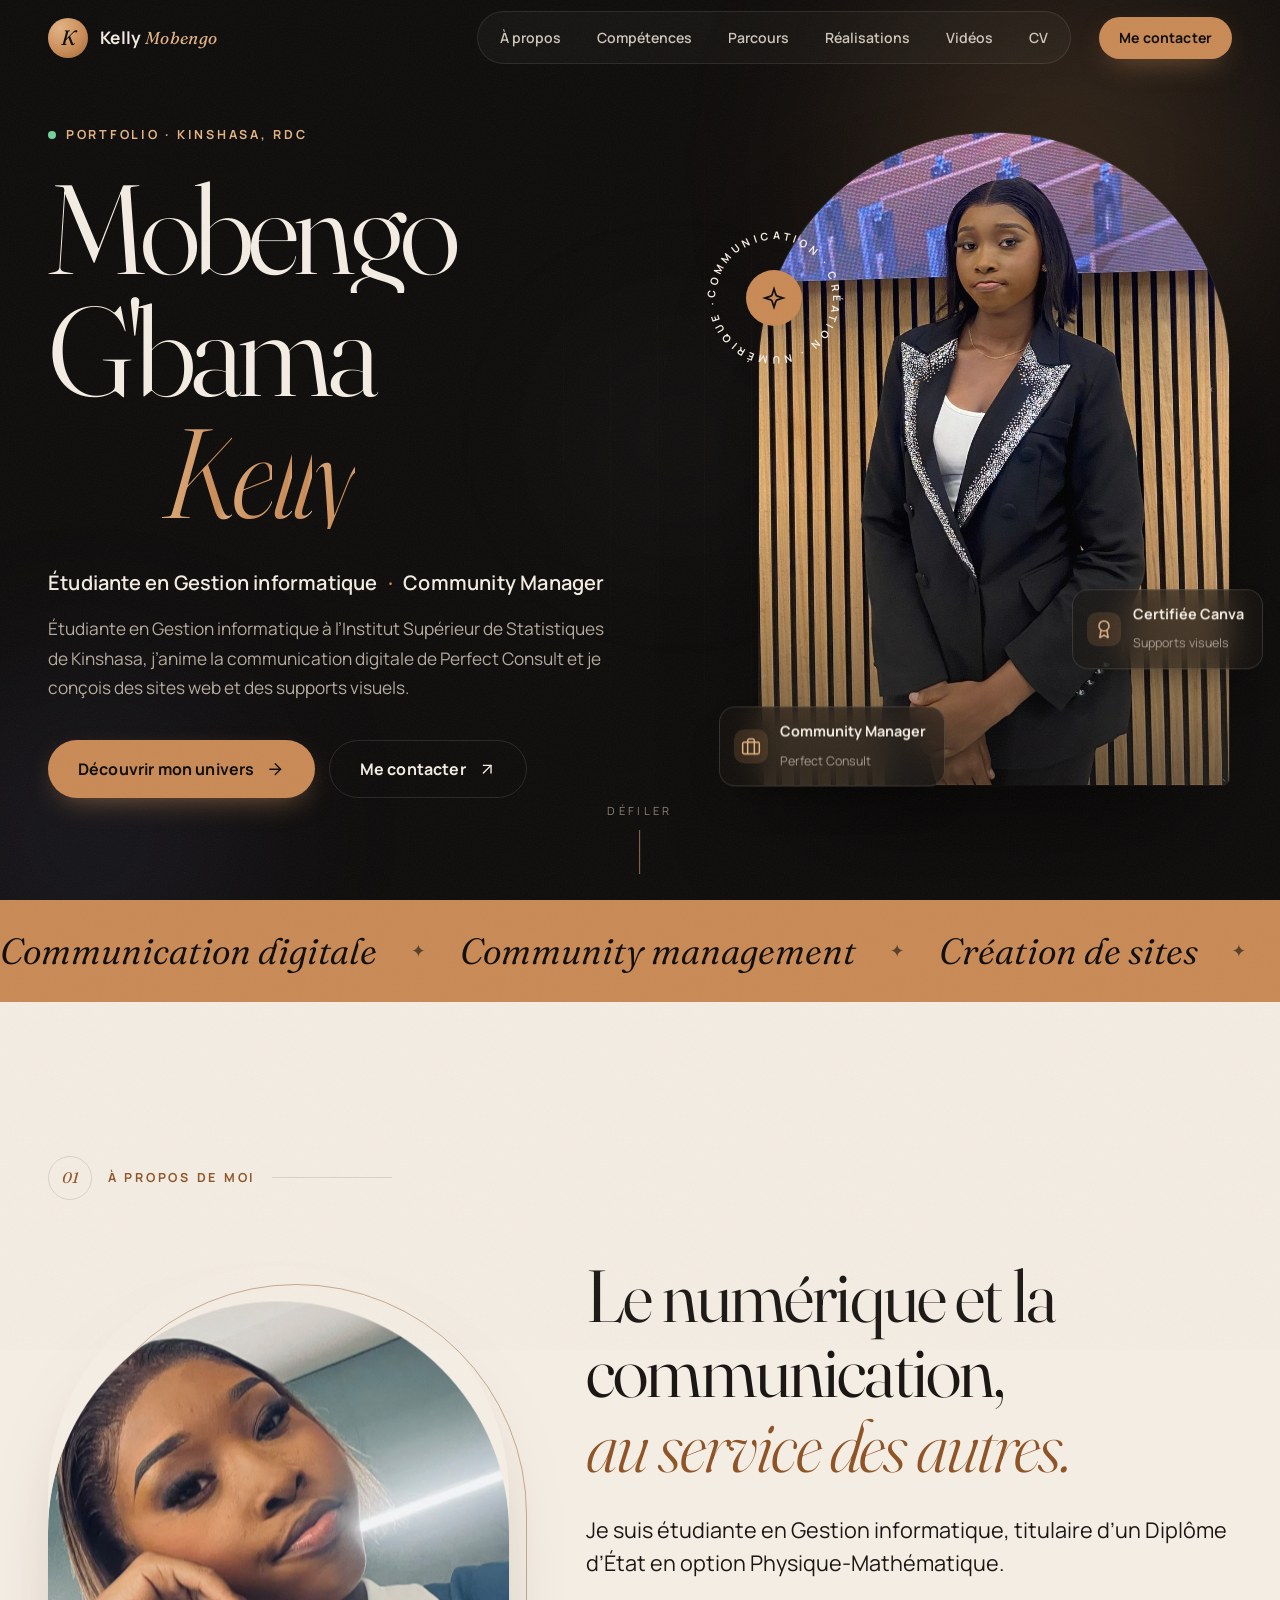
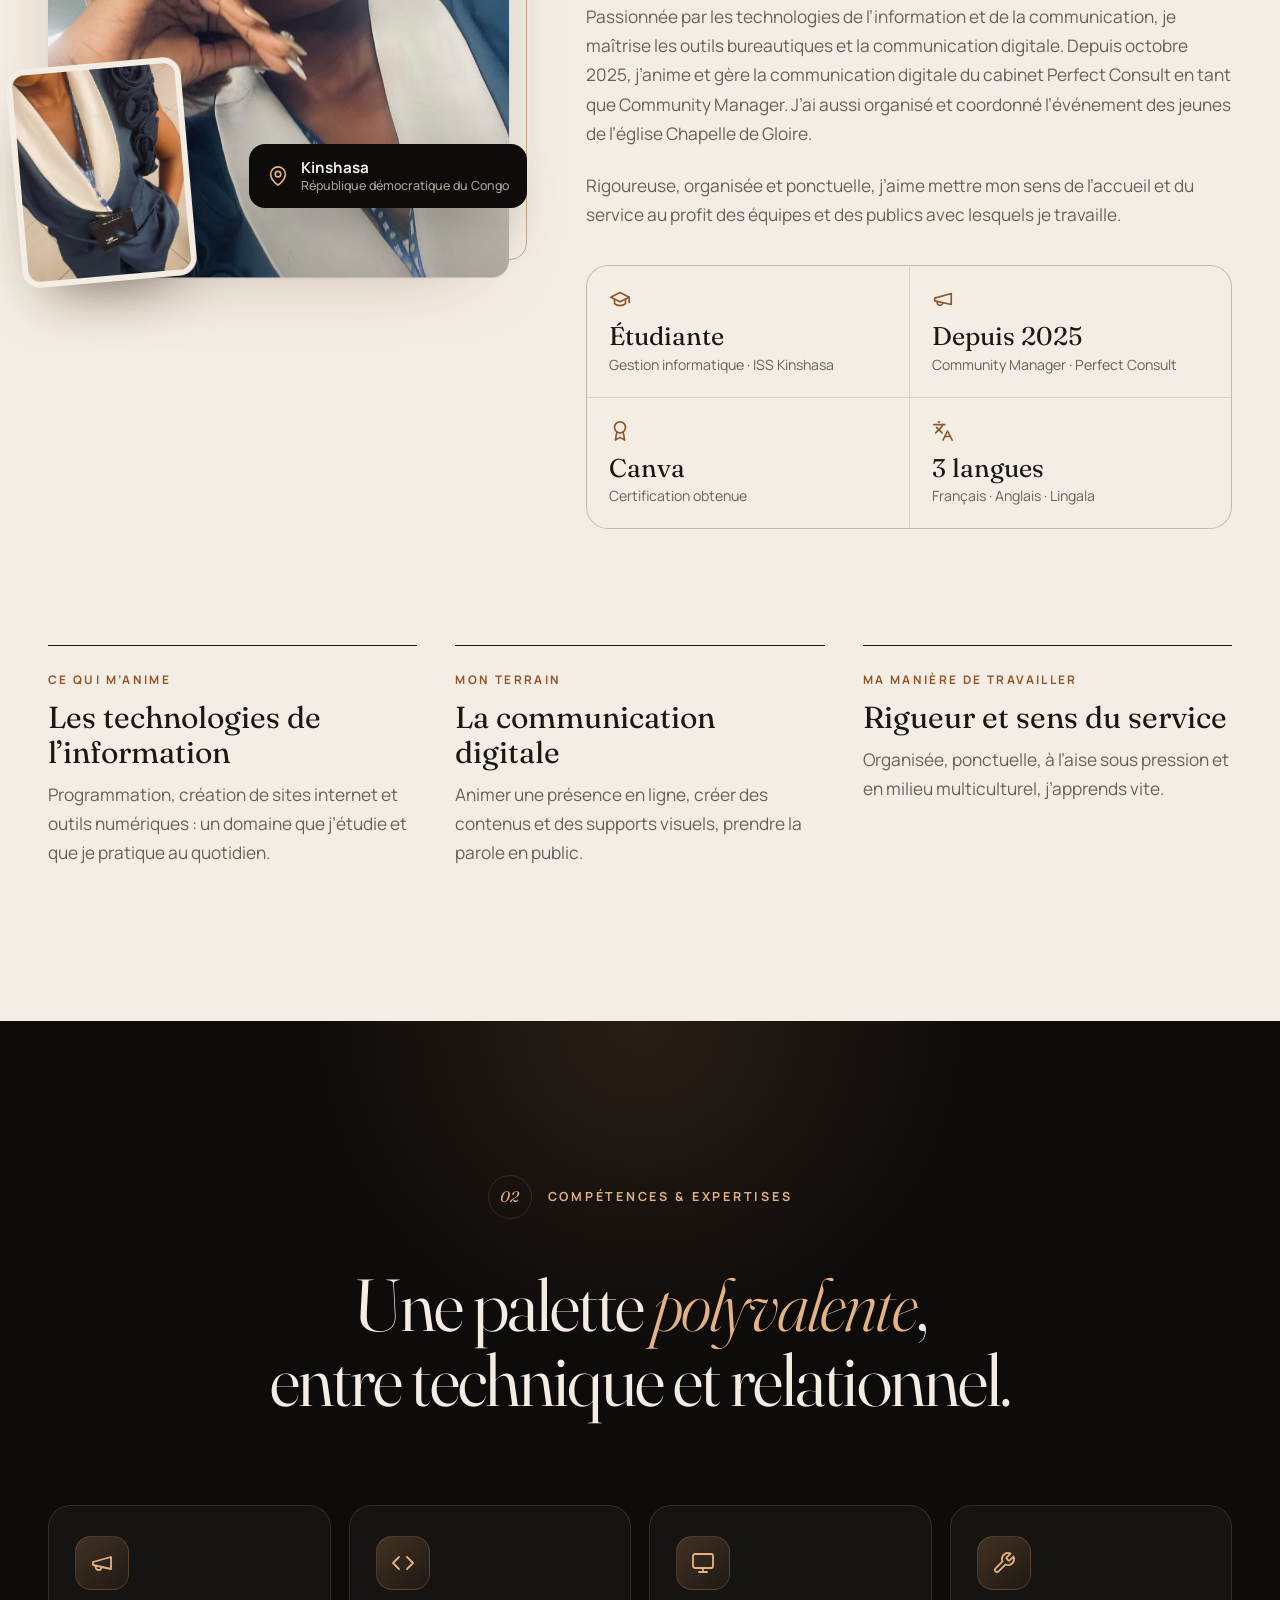
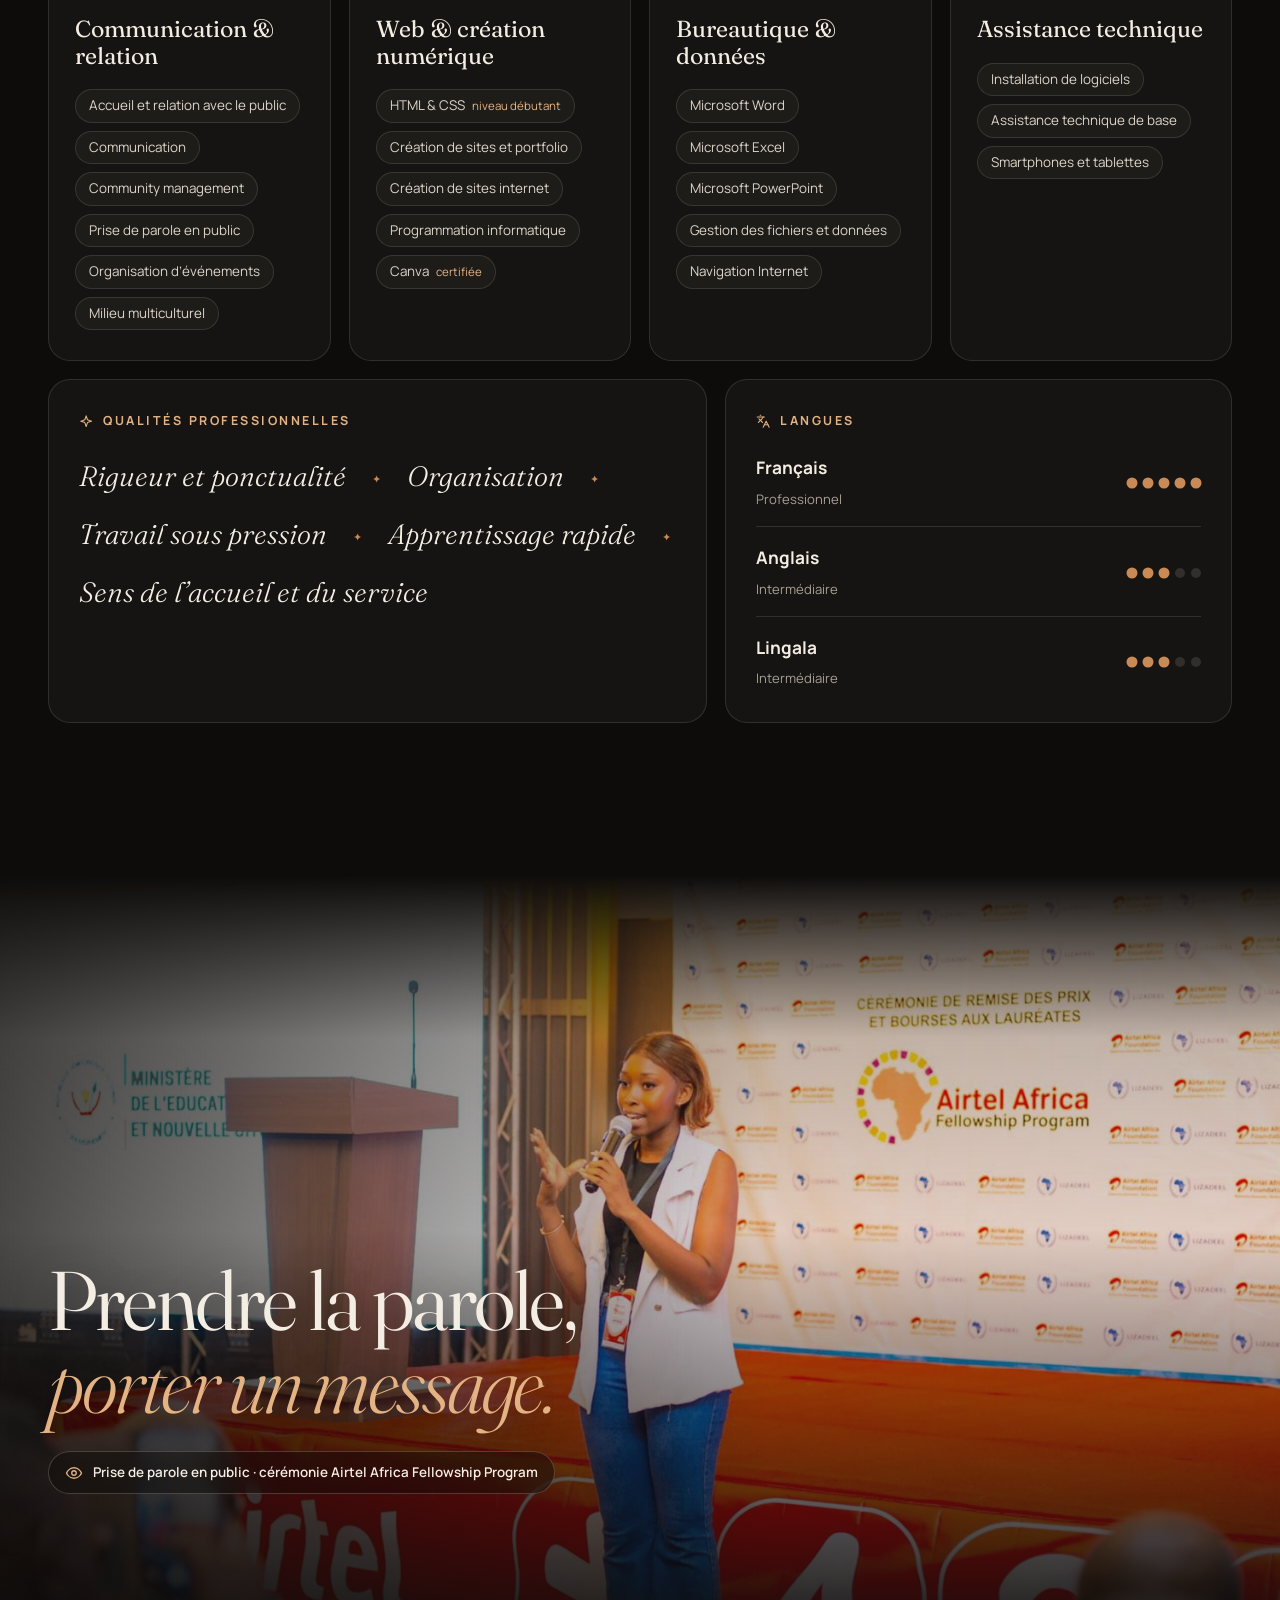
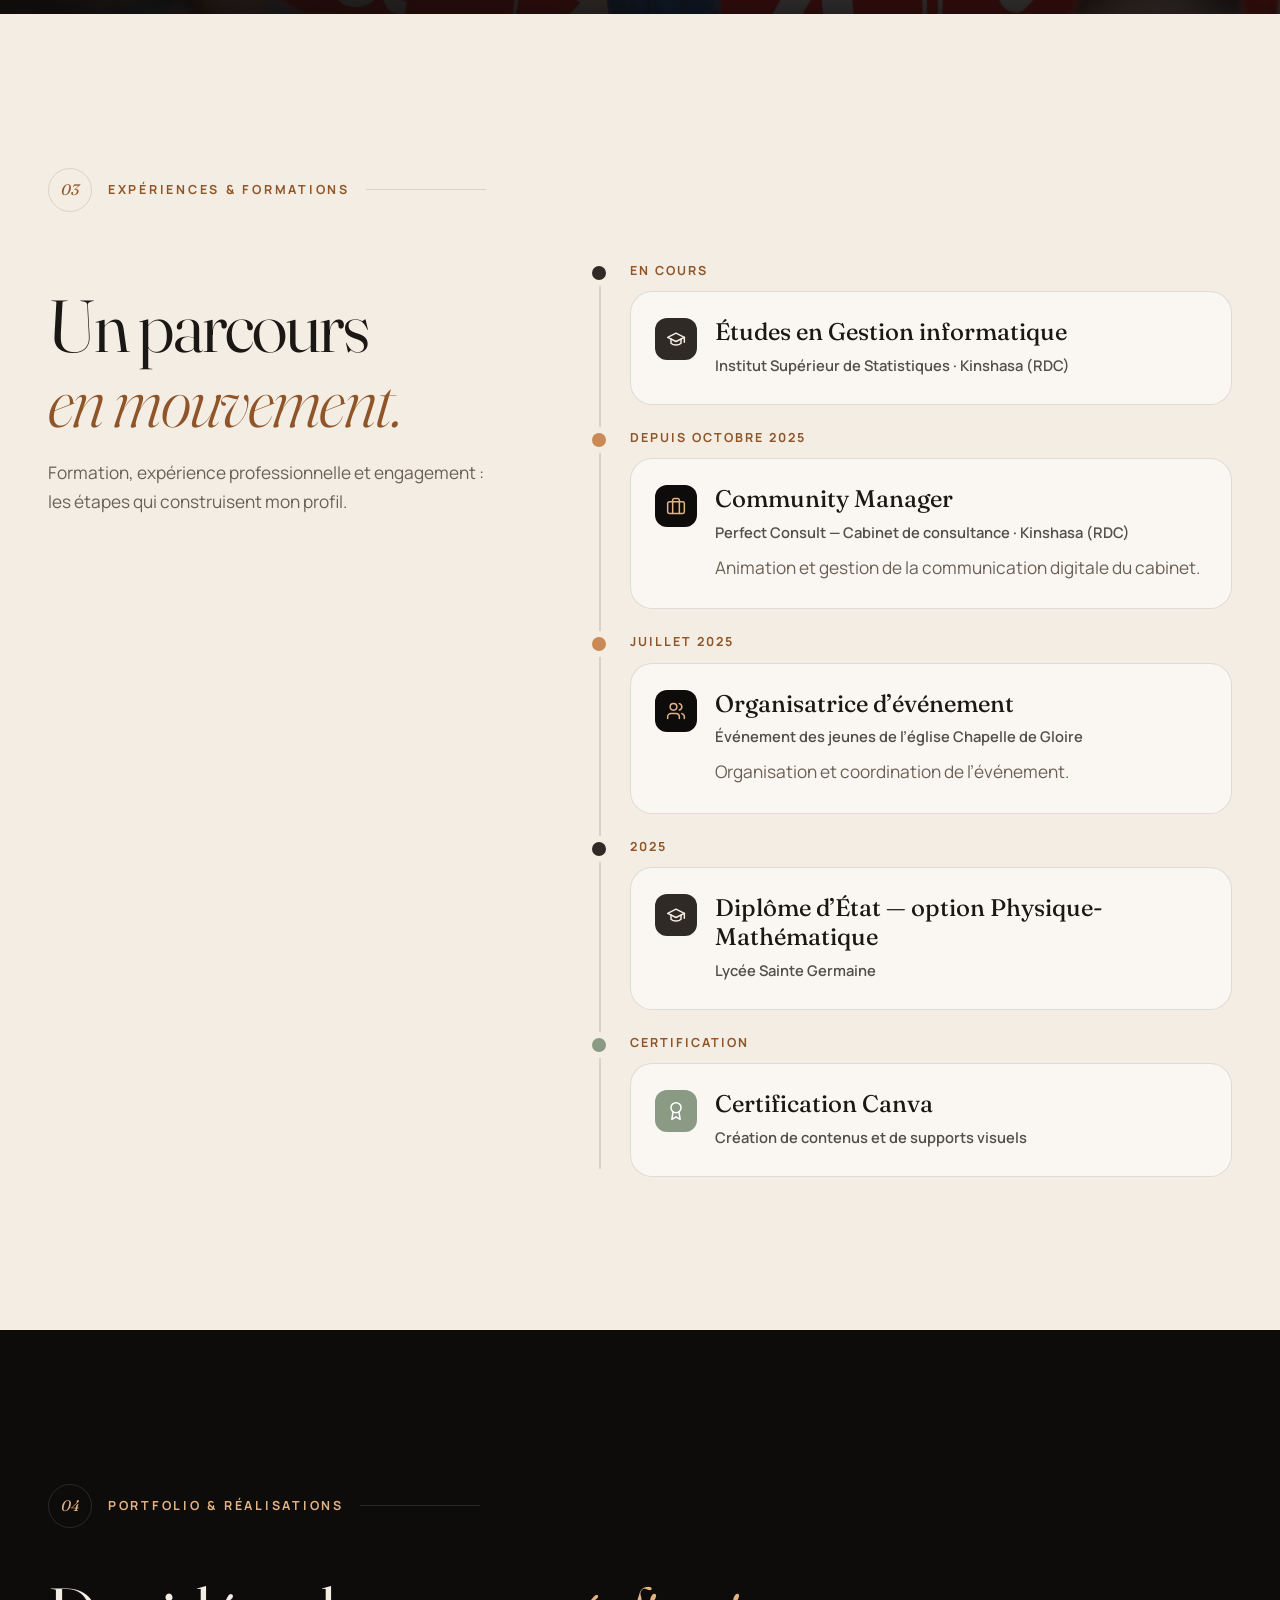
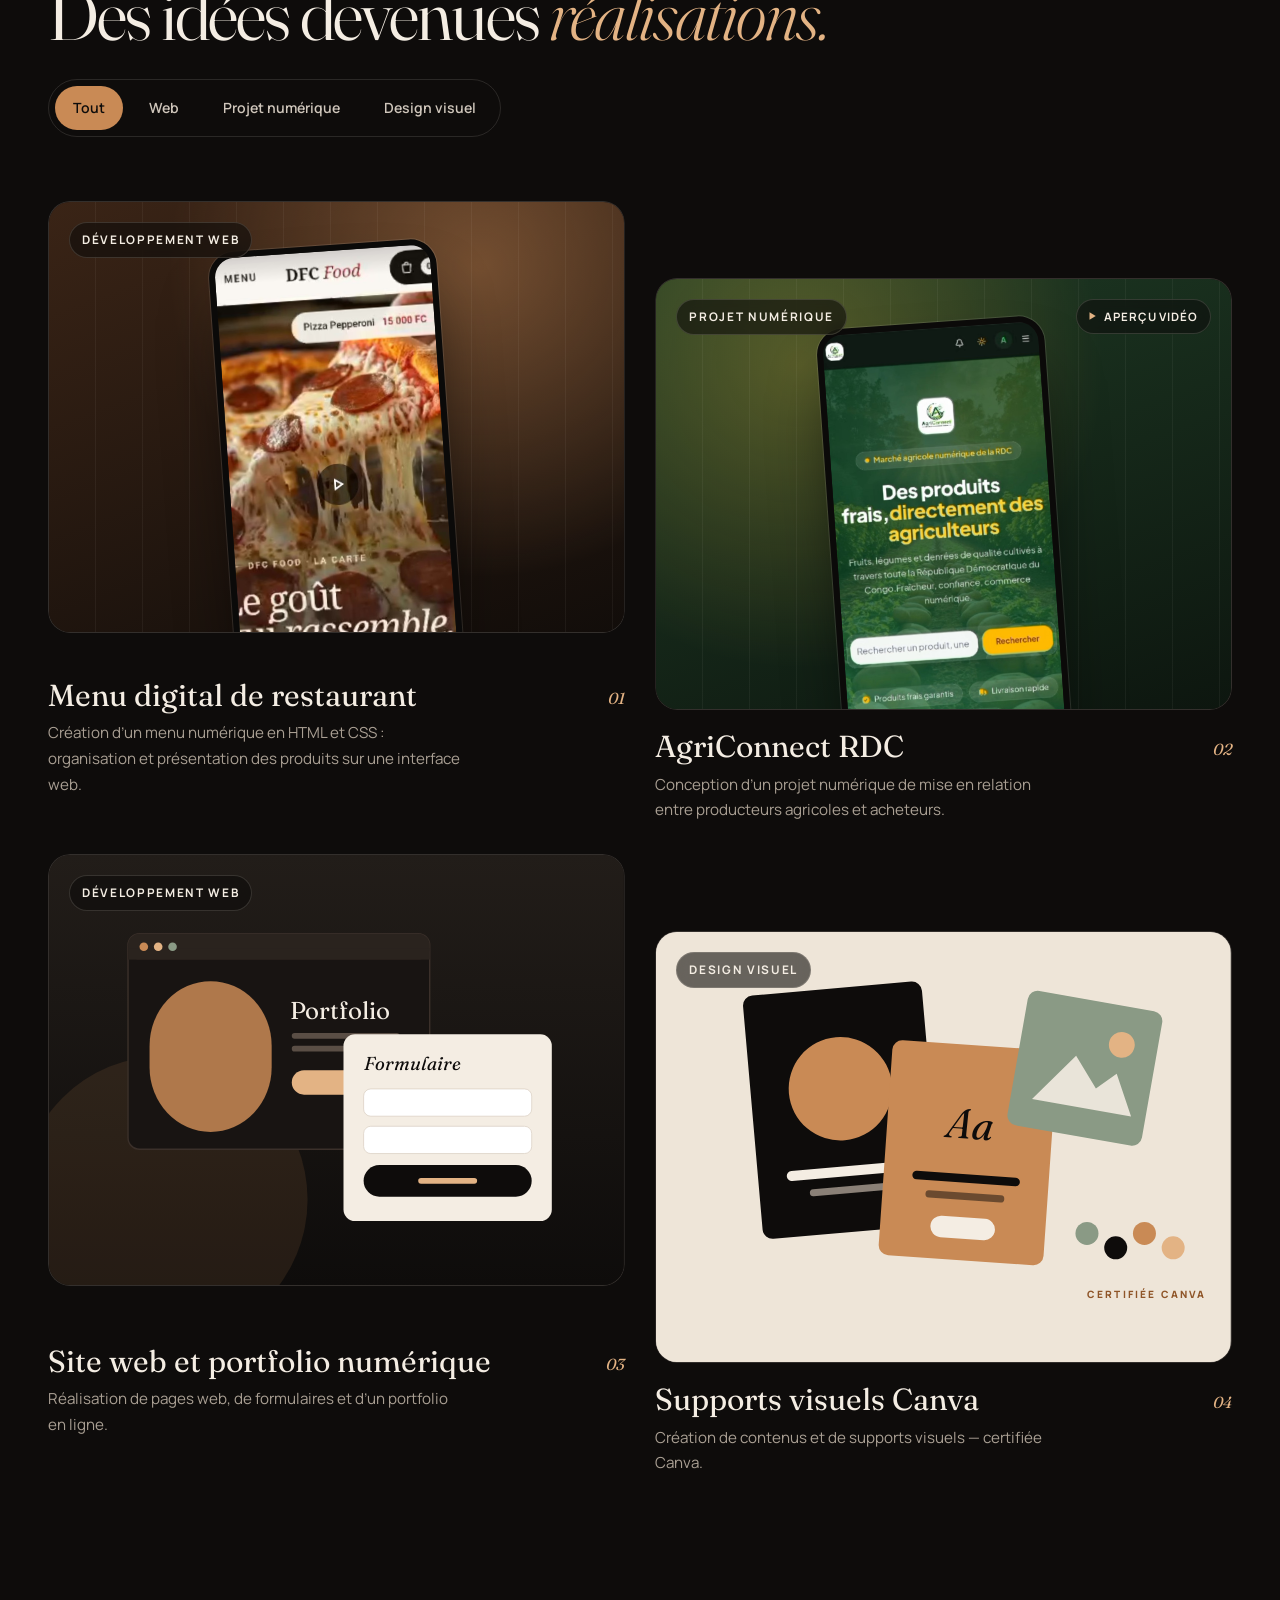
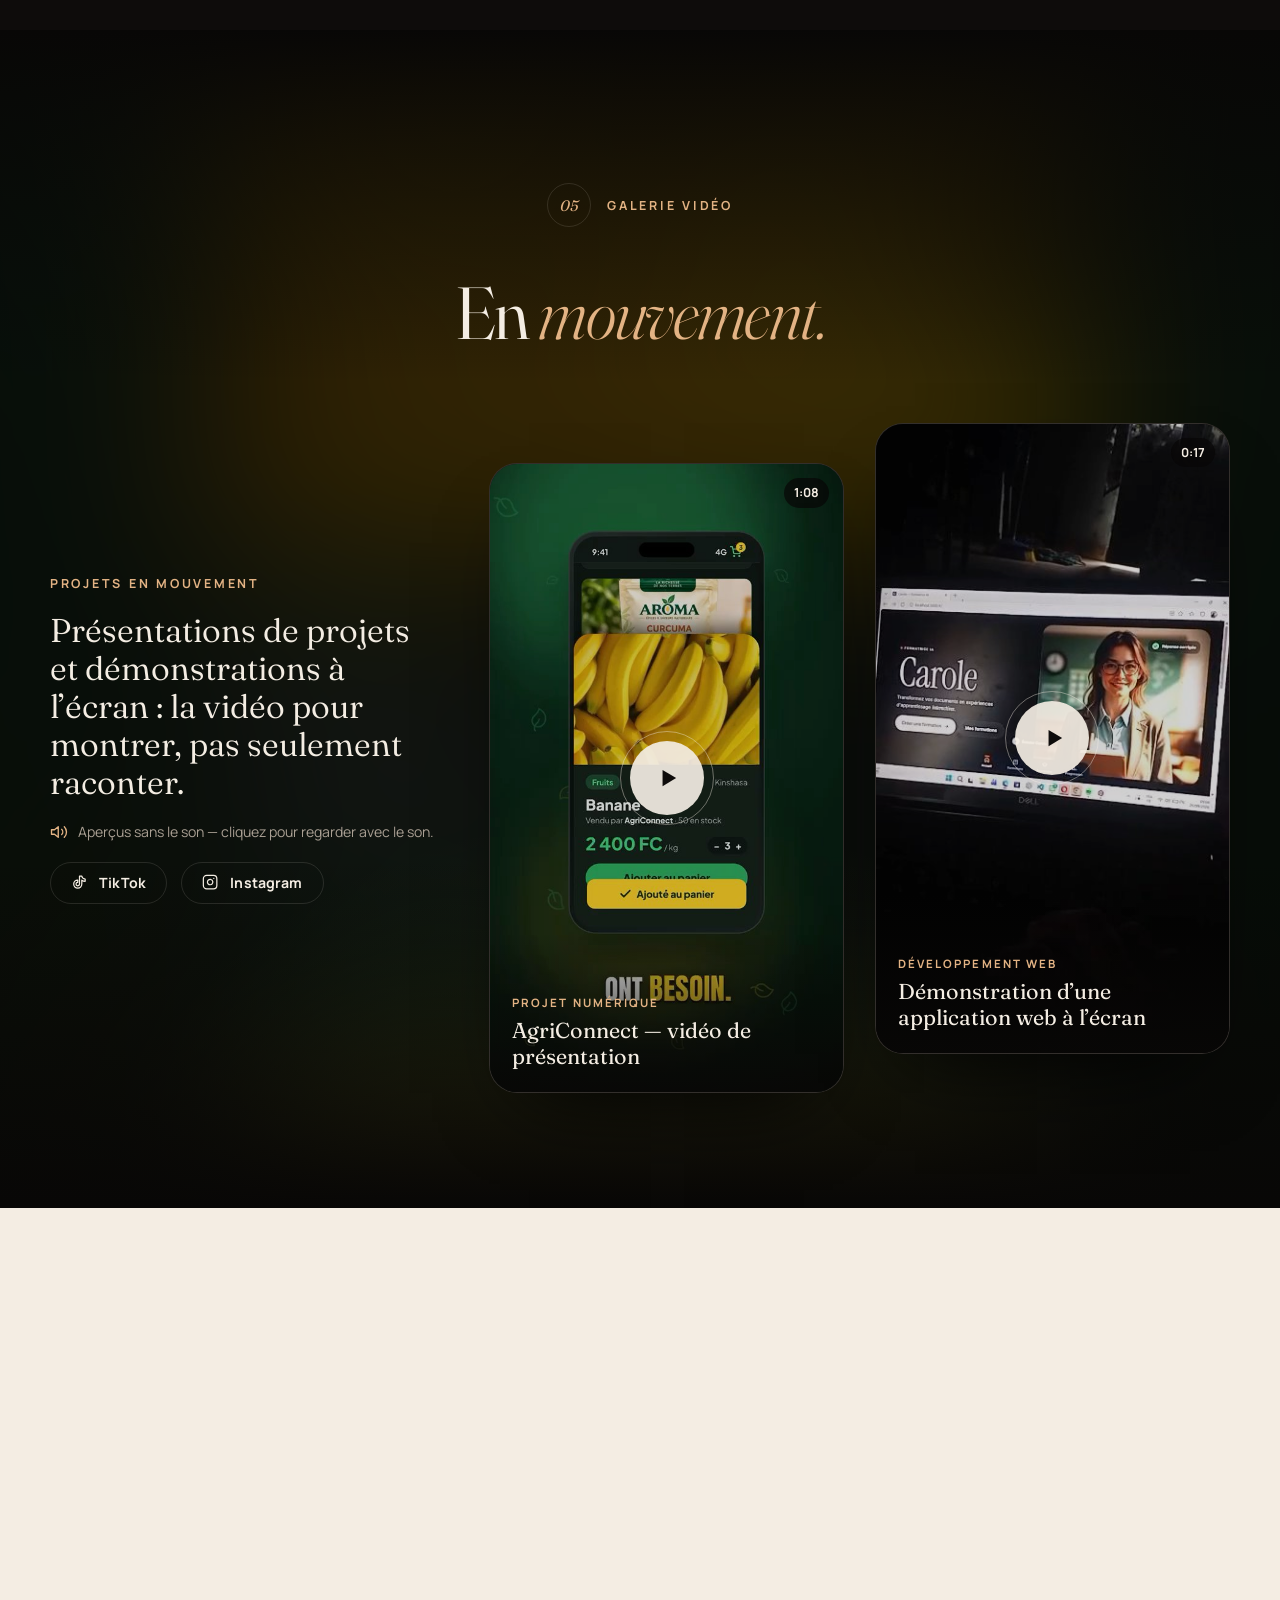
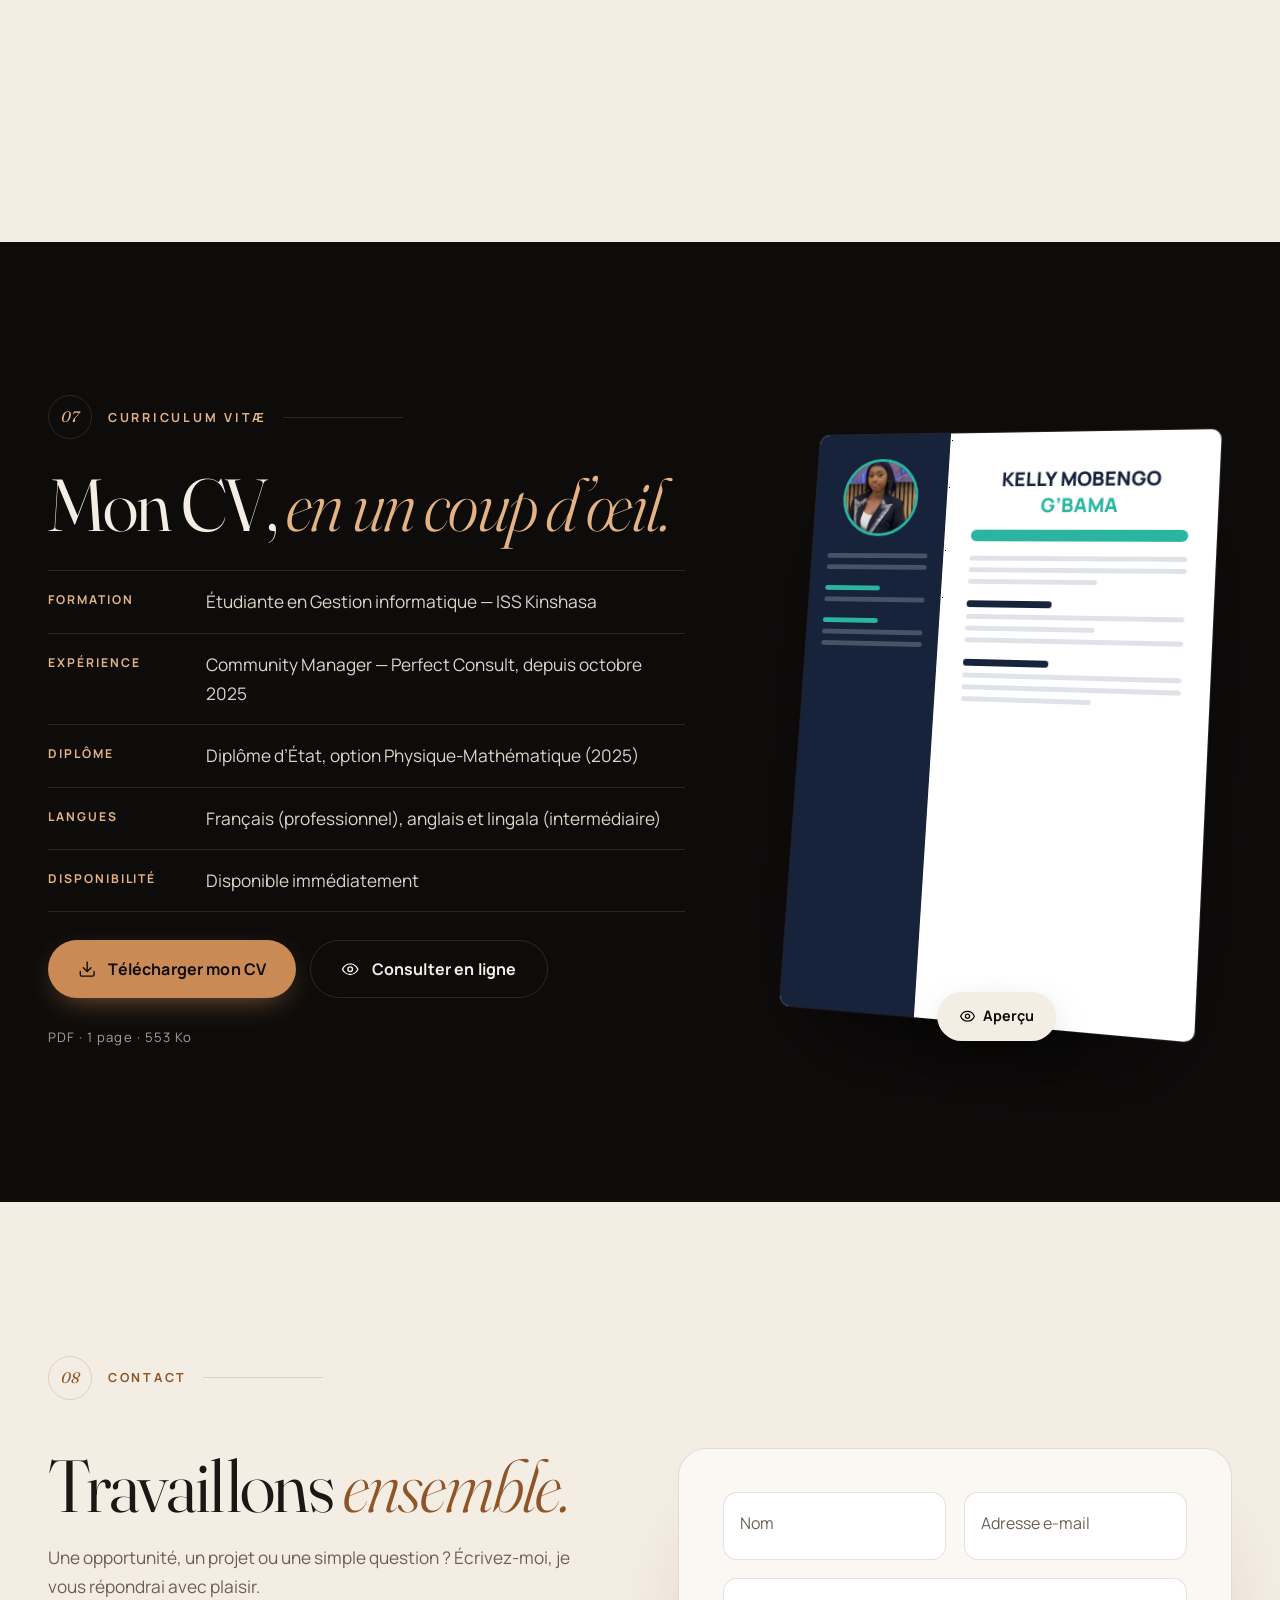
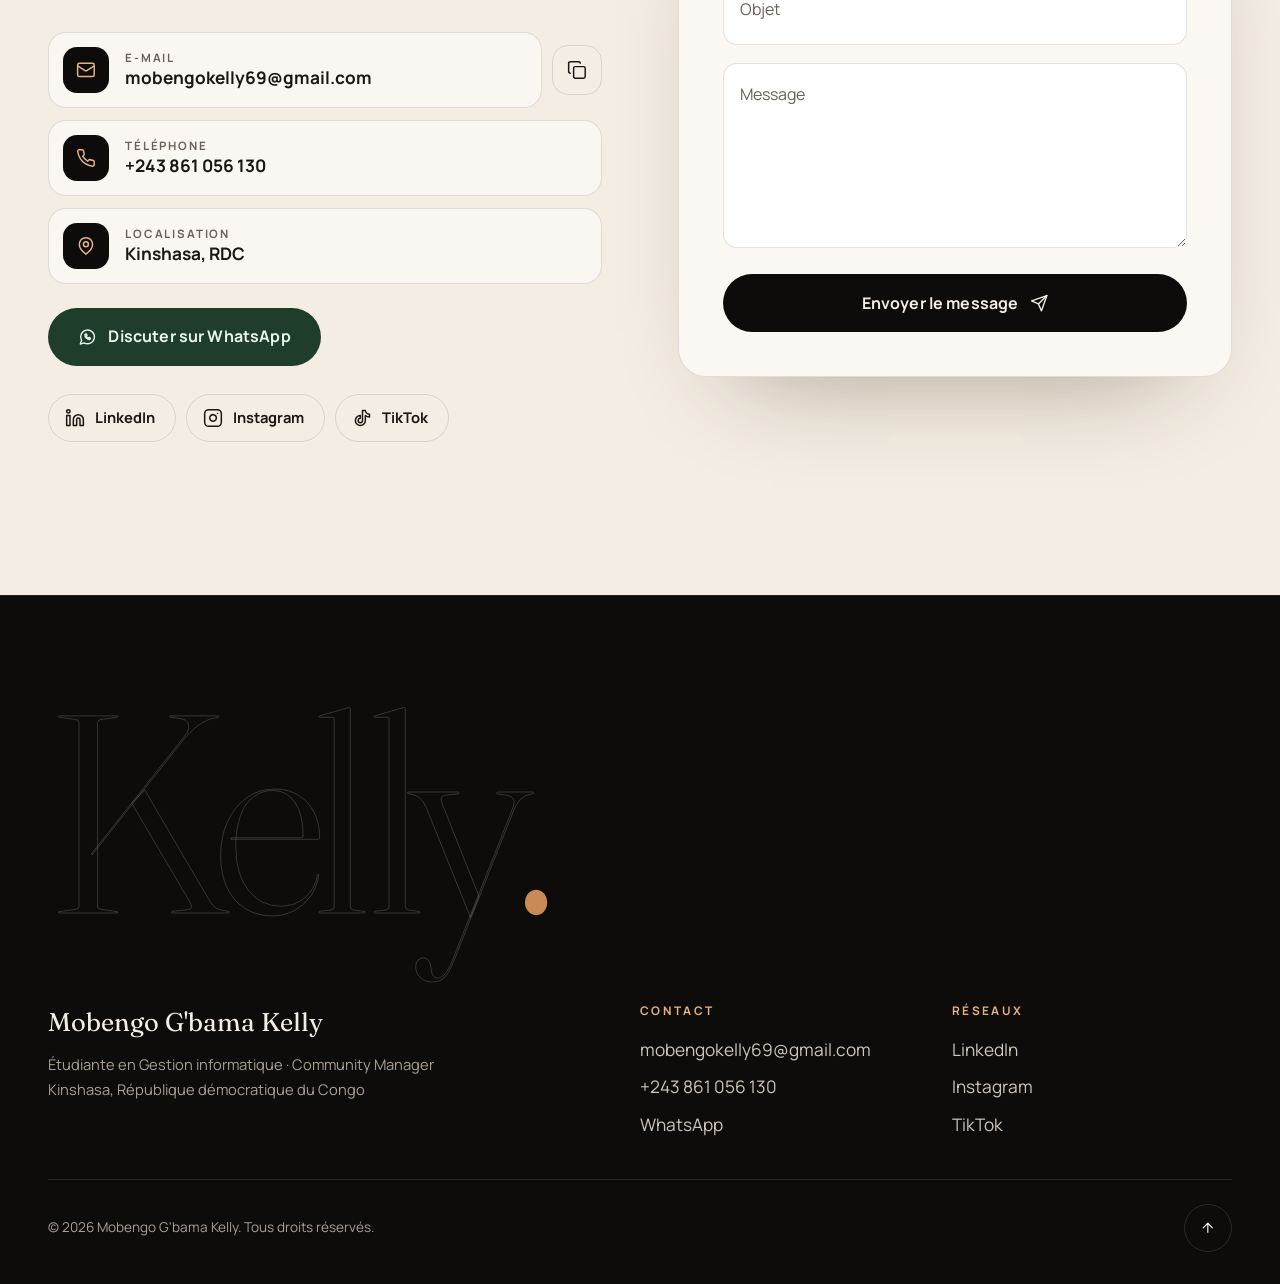
<file: index.html>
<!doctype html>
<html lang="fr">
<head>
  <meta charset="utf-8" />
  <meta name="viewport" content="width=device-width, initial-scale=1, viewport-fit=cover" />
  <title>Mobengo G'bama Kelly — Portfolio · Étudiante en Gestion informatique & Community Manager à Kinshasa</title>
  <meta name="description" content="Portfolio officiel de Mobengo G'bama Kelly : étudiante en Gestion informatique (ISS Kinshasa), Community Manager chez Perfect Consult, créatrice de sites web et de supports visuels certifiée Canva." />
  <meta name="author" content="Mobengo G'bama Kelly" />
  <meta name="keywords" content="Mobengo G'bama Kelly, Kelly Mobengo, Kelly Mobengo G'bama, community manager Kinshasa, étudiante gestion informatique Kinshasa, ISS Kinshasa, portfolio" />
  <meta name="robots" content="index, follow, max-image-preview:large" />
  <meta name="theme-color" content="#0e0c0b" />

  <!-- Open Graph / réseaux sociaux -->
  <meta property="og:type" content="profile" />
  <meta property="og:locale" content="fr_FR" />
  <meta property="og:site_name" content="Mobengo G'bama Kelly" />
  <meta property="og:title" content="Mobengo G'bama Kelly — Portfolio" />
  <meta property="og:description" content="Étudiante en Gestion informatique, Community Manager et créatrice numérique à Kinshasa (RDC)." />
  <meta property="og:image" content="assets/img/og-image.jpg" />
  <meta property="og:image:width" content="1200" />
  <meta property="og:image:height" content="630" />
  <meta property="og:image:alt" content="Mobengo G'bama Kelly — Portfolio" />
  <meta property="profile:first_name" content="Kelly" />
  <meta property="profile:last_name" content="Mobengo G'bama" />
  <meta name="twitter:card" content="summary_large_image" />
  <meta name="twitter:title" content="Mobengo G'bama Kelly — Portfolio" />
  <meta name="twitter:description" content="Étudiante en Gestion informatique, Community Manager et créatrice numérique à Kinshasa (RDC)." />
  <meta name="twitter:image" content="assets/img/og-image.jpg" />

  <link rel="icon" href="assets/img/favicon.svg" type="image/svg+xml" />
  <link rel="icon" href="assets/img/favicon-32.png" sizes="32x32" type="image/png" />
  <link rel="apple-touch-icon" href="assets/img/apple-touch-icon.png" />
  <link rel="manifest" href="site.webmanifest" />

  <link rel="preconnect" href="https://fonts.googleapis.com" />
  <link rel="preconnect" href="https://fonts.gstatic.com" crossorigin />
  <link href="https://fonts.googleapis.com/css2?family=Fraunces:ital,opsz,wght@0,9..144,300..700;1,9..144,300..700&family=Manrope:wght@300..800&display=swap" rel="stylesheet" />
  <link rel="preload" as="image" href="assets/img/kelly-hero.jpg" />
  <link rel="stylesheet" href="assets/css/style.css" />

  <script type="application/ld+json">
  {
    "@context": "https://schema.org",
    "@type": "Person",
    "name": "Mobengo G'bama Kelly",
    "alternateName": ["Kelly Mobengo G'bama", "Kelly Mobengo"],
    "givenName": "Kelly",
    "familyName": "Mobengo G'bama",
    "jobTitle": "Community Manager",
    "description": "Étudiante en Gestion informatique et Community Manager à Kinshasa (RDC).",
    "image": "assets/img/kelly-hero.jpg",
    "email": "mailto:mobengokelly69@gmail.com",
    "telephone": "+243861056130",
    "nationality": "Congolaise",
    "address": { "@type": "PostalAddress", "addressLocality": "Kinshasa", "addressCountry": "CD" },
    "worksFor": { "@type": "Organization", "name": "Perfect Consult" },
    "alumniOf": [
      { "@type": "CollegeOrUniversity", "name": "Institut Supérieur de Statistiques de Kinshasa" },
      { "@type": "HighSchool", "name": "Lycée Sainte Germaine" }
    ],
    "knowsLanguage": ["fr", "en", "ln"],
    "knowsAbout": ["Community management", "Communication digitale", "HTML", "CSS", "Canva", "Organisation d'événements", "Microsoft Office"],
    "sameAs": [
      "https://www.linkedin.com/in/kelly-mobengo-1a79a1402",
      "https://www.instagram.com/kally19867/",
      "https://www.tiktok.com/@kellymobengo3"
    ]
  }
  </script>
</head>

<body class="is-loading">
  <!-- Sprite d'icônes (tracés inspirés de Lucide) -->
  <svg width="0" height="0" style="position:absolute" aria-hidden="true">
    <defs>
      <symbol id="i-arrow" viewBox="0 0 24 24"><path d="M5 12h14"/><path d="m12 5 7 7-7 7"/></symbol>
      <symbol id="i-arrow-ur" viewBox="0 0 24 24"><path d="M7 7h10v10"/><path d="M7 17 17 7"/></symbol>
      <symbol id="i-arrow-up" viewBox="0 0 24 24"><path d="m5 12 7-7 7 7"/><path d="M12 19V5"/></symbol>
      <symbol id="i-mail" viewBox="0 0 24 24"><rect width="20" height="16" x="2" y="4" rx="2"/><path d="m22 7-8.97 5.7a1.94 1.94 0 0 1-2.06 0L2 7"/></symbol>
      <symbol id="i-phone" viewBox="0 0 24 24"><path d="M22 16.92v3a2 2 0 0 1-2.18 2 19.79 19.79 0 0 1-8.63-3.07 19.5 19.5 0 0 1-6-6 19.79 19.79 0 0 1-3.07-8.67A2 2 0 0 1 4.11 2h3a2 2 0 0 1 2 1.72 12.84 12.84 0 0 0 .7 2.81 2 2 0 0 1-.45 2.11L8.09 9.91a16 16 0 0 0 6 6l1.27-1.27a2 2 0 0 1 2.11-.45 12.84 12.84 0 0 0 2.81.7A2 2 0 0 1 22 16.92z"/></symbol>
      <symbol id="i-whatsapp" viewBox="0 0 24 24"><path d="M3 21l1.65-4.9A9 9 0 1 1 7.9 19.35z"/><path d="M9 8.5c-.4 3.2 3.3 6.9 6.5 6.5l.9-1.6-2.1-1.1-1 .9c-1.1-.5-2-1.4-2.5-2.5l.9-1-1.1-2.1z"/></symbol>
      <symbol id="i-linkedin" viewBox="0 0 24 24"><path d="M16 8a6 6 0 0 1 6 6v7h-4v-7a2 2 0 0 0-4 0v7h-4v-7a6 6 0 0 1 6-6z"/><rect width="4" height="12" x="2" y="9"/><circle cx="4" cy="4" r="2"/></symbol>
      <symbol id="i-instagram" viewBox="0 0 24 24"><rect width="20" height="20" x="2" y="2" rx="5"/><path d="M16 11.37A4 4 0 1 1 12.63 8 4 4 0 0 1 16 11.37z"/><path d="M17.5 6.5h.01"/></symbol>
      <symbol id="i-tiktok" viewBox="0 0 24 24"><path d="M16 3c.4 2.6 2 4.2 5 4.5v3.3c-1.9 0-3.6-.6-5-1.6V15a6 6 0 1 1-6-6v3.4A2.6 2.6 0 1 0 12.6 15V3z"/></symbol>
      <symbol id="i-download" viewBox="0 0 24 24"><path d="M21 15v4a2 2 0 0 1-2 2H5a2 2 0 0 1-2-2v-4"/><path d="m7 10 5 5 5-5"/><path d="M12 15V3"/></symbol>
      <symbol id="i-eye" viewBox="0 0 24 24"><path d="M2 12s3-7 10-7 10 7 10 7-3 7-10 7-10-7-10-7Z"/><circle cx="12" cy="12" r="3"/></symbol>
      <symbol id="i-play" viewBox="0 0 24 24"><path d="M7 4.5v15l12.5-7.5z" fill="currentColor" stroke="none"/></symbol>
      <symbol id="i-pause" viewBox="0 0 24 24"><rect x="6" y="4.5" width="4" height="15" rx="1" fill="currentColor" stroke="none"/><rect x="14" y="4.5" width="4" height="15" rx="1" fill="currentColor" stroke="none"/></symbol>
      <symbol id="i-volume" viewBox="0 0 24 24"><path d="M11 5 6 9H2v6h4l5 4V5z"/><path d="M15.54 8.46a5 5 0 0 1 0 7.07"/><path d="M19.07 4.93a10 10 0 0 1 0 14.14"/></symbol>
      <symbol id="i-mute" viewBox="0 0 24 24"><path d="M11 5 6 9H2v6h4l5 4V5z"/><path d="m22 9-6 6"/><path d="m16 9 6 6"/></symbol>
      <symbol id="i-expand" viewBox="0 0 24 24"><path d="M8 3H5a2 2 0 0 0-2 2v3"/><path d="M21 8V5a2 2 0 0 0-2-2h-3"/><path d="M3 16v3a2 2 0 0 0 2 2h3"/><path d="M16 21h3a2 2 0 0 0 2-2v-3"/></symbol>
      <symbol id="i-x" viewBox="0 0 24 24"><path d="M18 6 6 18"/><path d="m6 6 12 12"/></symbol>
      <symbol id="i-left" viewBox="0 0 24 24"><path d="m15 18-6-6 6-6"/></symbol>
      <symbol id="i-right" viewBox="0 0 24 24"><path d="m9 18 6-6-6-6"/></symbol>
      <symbol id="i-pin" viewBox="0 0 24 24"><path d="M20 10c0 6-8 12-8 12s-8-6-8-12a8 8 0 0 1 16 0Z"/><circle cx="12" cy="10" r="3"/></symbol>
      <symbol id="i-cap" viewBox="0 0 24 24"><path d="M22 10v6"/><path d="M2 10l10-5 10 5-10 5z"/><path d="M6 12v5c3 3 9 3 12 0v-5"/></symbol>
      <symbol id="i-briefcase" viewBox="0 0 24 24"><rect width="20" height="14" x="2" y="7" rx="2"/><path d="M16 21V5a2 2 0 0 0-2-2h-4a2 2 0 0 0-2 2v16"/></symbol>
      <symbol id="i-sparkles" viewBox="0 0 24 24"><path d="m12 3-1.9 5.8a2 2 0 0 1-1.3 1.3L3 12l5.8 1.9a2 2 0 0 1 1.3 1.3L12 21l1.9-5.8a2 2 0 0 1 1.3-1.3L21 12l-5.8-1.9a2 2 0 0 1-1.3-1.3Z"/></symbol>
      <symbol id="i-award" viewBox="0 0 24 24"><circle cx="12" cy="8" r="6"/><path d="M15.48 12.89 17 22l-5-3-5 3 1.52-9.11"/></symbol>
      <symbol id="i-monitor" viewBox="0 0 24 24"><rect width="20" height="14" x="2" y="3" rx="2"/><path d="M8 21h8"/><path d="M12 17v4"/></symbol>
      <symbol id="i-code" viewBox="0 0 24 24"><path d="m16 18 6-6-6-6"/><path d="m8 6-6 6 6 6"/></symbol>
      <symbol id="i-megaphone" viewBox="0 0 24 24"><path d="m3 11 18-5v12L3 14v-3z"/><path d="M11.6 16.8a3 3 0 1 1-5.8-1.6"/></symbol>
      <symbol id="i-wrench" viewBox="0 0 24 24"><path d="M14.7 6.3a1 1 0 0 0 0 1.4l1.6 1.6a1 1 0 0 0 1.4 0l3.77-3.77a6 6 0 0 1-7.94 7.94l-6.91 6.91a2.12 2.12 0 0 1-3-3l6.91-6.91a6 6 0 0 1 7.94-7.94z"/></symbol>
      <symbol id="i-lang" viewBox="0 0 24 24"><path d="m5 8 6 6"/><path d="m4 14 6-6 2-3"/><path d="M2 5h12"/><path d="M7 2h1"/><path d="m22 22-5-10-5 10"/><path d="M14 18h6"/></symbol>
      <symbol id="i-send" viewBox="0 0 24 24"><path d="m22 2-7 20-4-9-9-4Z"/><path d="M22 2 11 13"/></symbol>
      <symbol id="i-users" viewBox="0 0 24 24"><path d="M16 21v-2a4 4 0 0 0-4-4H6a4 4 0 0 0-4 4v2"/><circle cx="9" cy="7" r="4"/><path d="M22 21v-2a4 4 0 0 0-3-3.87"/><path d="M16 3.13a4 4 0 0 1 0 7.75"/></symbol>
      <symbol id="i-copy" viewBox="0 0 24 24"><rect width="14" height="14" x="8" y="8" rx="2"/><path d="M4 16a2 2 0 0 1-2-2V4a2 2 0 0 1 2-2h10a2 2 0 0 1 2 2"/></symbol>
      <symbol id="i-check" viewBox="0 0 24 24"><circle cx="12" cy="12" r="10"/><path d="m9 12 2 2 4-4"/></symbol>
      <symbol id="i-alert" viewBox="0 0 24 24"><circle cx="12" cy="12" r="10"/><path d="M12 8v4"/><path d="M12 16h.01"/></symbol>
      <symbol id="i-film" viewBox="0 0 24 24"><rect width="18" height="18" x="3" y="3" rx="2"/><path d="M7 3v18M17 3v18M3 7.5h4M3 12h18M3 16.5h4M17 7.5h4M17 16.5h4"/></symbol>
      <symbol id="i-plus" viewBox="0 0 24 24"><path d="M12 5v14"/><path d="M5 12h14"/></symbol>
    </defs>
  </svg>

  <a class="skip-link" href="#main">Aller au contenu</a>

  <!-- Préchargeur cinématique -->
  <div class="preloader" aria-hidden="true">
    <div class="preloader__inner">
      <span class="preloader__mark">K</span>
      <span class="preloader__name">Mobengo G'bama Kelly</span>
      <span class="preloader__bar"><span></span></span>
    </div>
  </div>

  <div class="scroll-progress" aria-hidden="true"><span></span></div>
  <div class="cursor is-hidden" aria-hidden="true"><span class="cursor__dot"></span><span class="cursor__ring"><em></em></span></div>
  <div class="grain" aria-hidden="true"></div>

  <!-- ============================ NAVIGATION ============================ -->
  <header class="nav" id="nav">
    <div class="nav__inner container">
      <a href="#accueil" class="nav__logo" aria-label="Retour à l'accueil">
        <span class="nav__mono">K</span>
        <span class="nav__brand">Kelly <em>Mobengo</em></span>
      </a>
      <nav class="nav__links" aria-label="Navigation principale">
        <a href="#apropos">À propos</a>
        <a href="#competences">Compétences</a>
        <a href="#parcours">Parcours</a>
        <a href="#realisations">Réalisations</a>
        <a href="#videos">Vidéos</a>
        <a href="#cv">CV</a>
      </nav>
      <a href="#contact" class="btn btn--small btn--accent nav__cta magnetic">Me contacter</a>
      <button class="nav__burger" aria-label="Ouvrir le menu" aria-expanded="false" aria-controls="menu">
        <span></span><span></span>
      </button>
    </div>
  </header>

  <div class="menu" id="menu" aria-hidden="true">
    <nav class="menu__links" aria-label="Menu mobile">
      <a href="#apropos"><small>01</small>À propos</a>
      <a href="#competences"><small>02</small>Compétences</a>
      <a href="#parcours"><small>03</small>Parcours</a>
      <a href="#realisations"><small>04</small>Réalisations</a>
      <a href="#videos"><small>05</small>Vidéos</a>
      <a href="#images"><small>06</small>En images</a>
      <a href="#cv"><small>07</small>CV</a>
      <a href="#contact"><small>08</small>Contact</a>
    </nav>
    <div class="menu__foot">
      <a href="mailto:mobengokelly69@gmail.com">mobengokelly69@gmail.com</a>
      <div class="socials">
        <a href="https://www.linkedin.com/in/kelly-mobengo-1a79a1402" target="_blank" rel="noopener" aria-label="LinkedIn"><svg><use href="#i-linkedin"/></svg></a>
        <a href="https://www.instagram.com/kally19867/" target="_blank" rel="noopener" aria-label="Instagram"><svg><use href="#i-instagram"/></svg></a>
        <a href="https://www.tiktok.com/@kellymobengo3" target="_blank" rel="noopener" aria-label="TikTok"><svg><use href="#i-tiktok"/></svg></a>
        <a href="https://wa.me/243861056130" target="_blank" rel="noopener" aria-label="WhatsApp"><svg><use href="#i-whatsapp"/></svg></a>
      </div>
    </div>
  </div>

  <main id="main">
    <!-- ============================== HERO =============================== -->
    <section class="hero theme-ink" id="accueil" aria-labelledby="hero-title">
      <div class="hero__bg" aria-hidden="true">
        <div class="aurora aurora--1"></div>
        <div class="aurora aurora--2"></div>
        <div class="aurora aurora--3"></div>
        <div class="slats"></div>
      </div>

      <div class="hero__inner container">
        <div class="hero__content">
          <p class="eyebrow hero__eyebrow" data-hero="1">
            <span class="dot-live"></span> Portfolio · Kinshasa, RDC
          </p>
          <h1 class="hero__title" id="hero-title">
            <span class="line"><span class="split" data-split>Mobengo</span></span>
            <span class="line"><span class="split" data-split>G'bama</span></span>
            <span class="line line--accent"><span class="split" data-split>Kelly</span></span>
          </h1>
          <p class="hero__tagline" data-hero="2">Étudiante en Gestion informatique <span>·</span> Community Manager</p>
          <p class="hero__lead" data-hero="3">
            Étudiante en Gestion informatique à l’Institut Supérieur de Statistiques de Kinshasa,
            j’anime la communication digitale de Perfect Consult et je conçois des sites web et des supports visuels.
          </p>
          <div class="hero__actions" data-hero="4">
            <a href="#apropos" class="btn btn--accent btn--lg magnetic">
              <span>Découvrir mon univers</span><svg class="ico"><use href="#i-arrow"/></svg>
            </a>
            <a href="#contact" class="btn btn--ghost btn--lg magnetic">
              <span>Me contacter</span><svg class="ico"><use href="#i-arrow-ur"/></svg>
            </a>
          </div>
        </div>

        <div class="hero__visual" data-hero="5">
          <div class="hero__frame" data-parallax="0.08">
            <img src="assets/img/kelly-hero.jpg" alt="Portrait de Mobengo G'bama Kelly en blazer noir" width="880" height="1220" fetchpriority="high" />
            <div class="hero__frame-shine" aria-hidden="true"></div>
          </div>
          <div class="hero__ring" aria-hidden="true">
            <svg viewBox="0 0 200 200">
              <defs><path id="circle" d="M100,100 m-78,0 a78,78 0 1,1 156,0 a78,78 0 1,1 -156,0"/></defs>
              <text textLength="484" lengthAdjust="spacing"><textPath href="#circle" textLength="484" lengthAdjust="spacing">Communication · Création · Numérique · </textPath></text>
            </svg>
            <span class="hero__ring-star"><svg><use href="#i-sparkles"/></svg></span>
          </div>
          <div class="hero__badge glass" data-parallax="-0.06">
            <svg class="ico"><use href="#i-award"/></svg>
            <div><strong>Certifiée Canva</strong><span>Supports visuels</span></div>
          </div>
          <div class="hero__badge hero__badge--2 glass" data-parallax="0.12">
            <svg class="ico"><use href="#i-briefcase"/></svg>
            <div><strong>Community Manager</strong><span>Perfect Consult</span></div>
          </div>
        </div>
      </div>

      <a href="#apropos" class="hero__scroll" aria-label="Défiler vers la section À propos">
        <span>Défiler</span><i></i>
      </a>
    </section>

    <!-- Bandeau défilant -->
    <div class="marquee theme-accent" aria-hidden="true">
      <div class="marquee__track">
        <span>Communication digitale</span><b>✦</b><span>Community management</span><b>✦</b><span>Création de sites</span><b>✦</b><span>Supports visuels Canva</span><b>✦</b><span>Organisation d’événements</span><b>✦</b><span>Prise de parole</span><b>✦</b>
        <span>Communication digitale</span><b>✦</b><span>Community management</span><b>✦</b><span>Création de sites</span><b>✦</b><span>Supports visuels Canva</span><b>✦</b><span>Organisation d’événements</span><b>✦</b><span>Prise de parole</span><b>✦</b>
      </div>
    </div>

    <!-- ============================ À PROPOS ============================ -->
    <section class="section about theme-ivory" id="apropos" aria-labelledby="about-title">
      <div class="container">
        <header class="section__head reveal">
          <span class="section__num">01</span>
          <p class="eyebrow">À propos de moi</p>
        </header>

        <div class="about__grid">
          <div class="about__media reveal" data-delay="1">
            <span class="about__outline" aria-hidden="true"></span>
            <figure class="about__photo media-mask" data-parallax="-0.05">
              <img src="assets/img/galerie/apropos-portrait.jpg" alt="Portrait de Kelly Mobengo G'bama en tailleur bleu marine à col blanc" width="880" height="1100" loading="lazy" data-pimg="0.06" />
              <span class="about__photo-sheen" aria-hidden="true"></span>
            </figure>
            <a class="about__detail" href="assets/img/galerie/apropos-kelly.jpg" data-zoom data-caption="Tailleur bleu marine à col blanc et badge" data-cursor-label="Voir" aria-label="Agrandir la photo de la tenue">
              <img src="assets/img/galerie/apropos-kelly.jpg" alt="Tenue de Kelly : tailleur bleu marine à col blanc, ornements en fleurs et badge" width="560" height="700" loading="lazy" />
            </a>
            <div class="about__stamp">
              <svg class="ico"><use href="#i-pin"/></svg>
              <span>Kinshasa<br /><em>République démocratique du Congo</em></span>
            </div>
          </div>

          <div class="about__text">
            <h2 class="display reveal" id="about-title">
              Le numérique et la communication, <em>au service des autres.</em>
            </h2>
            <p class="lead reveal">
              Je suis étudiante en Gestion informatique,
              titulaire d’un Diplôme d’État en option Physique-Mathématique.
            </p>
            <p class="reveal">
              Passionnée par les technologies de l’information et de la communication, je maîtrise les outils bureautiques
              et la communication digitale. Depuis octobre 2025, j’anime et gère la communication digitale du cabinet
              Perfect Consult en tant que Community Manager. J’ai aussi organisé et coordonné l’événement des jeunes de
              l’église Chapelle de Gloire.
            </p>
            <p class="reveal">
              Rigoureuse, organisée et ponctuelle, j’aime mettre mon sens de l’accueil et du service au profit des
              équipes et des publics avec lesquels je travaille.
            </p>

            <div class="about__facts reveal">
              <div class="fact"><svg class="ico"><use href="#i-cap"/></svg><strong>Étudiante</strong><span>Gestion informatique · ISS Kinshasa</span></div>
              <div class="fact"><svg class="ico"><use href="#i-megaphone"/></svg><strong>Depuis 2025</strong><span>Community Manager · Perfect Consult</span></div>
              <div class="fact"><svg class="ico"><use href="#i-award"/></svg><strong>Canva</strong><span>Certification obtenue</span></div>
              <div class="fact"><svg class="ico"><use href="#i-lang"/></svg><strong>3 langues</strong><span>Français · Anglais · Lingala</span></div>
            </div>
          </div>
        </div>

        <div class="pillars">
          <article class="pillar reveal" data-delay="0">
            <span class="pillar__k">Ce qui m’anime</span>
            <h3>Les technologies de l’information</h3>
            <p>Programmation, création de sites internet et outils numériques : un domaine que j’étudie et que je pratique au quotidien.</p>
          </article>
          <article class="pillar reveal" data-delay="1">
            <span class="pillar__k">Mon terrain</span>
            <h3>La communication digitale</h3>
            <p>Animer une présence en ligne, créer des contenus et des supports visuels, prendre la parole en public.</p>
          </article>
          <article class="pillar reveal" data-delay="2">
            <span class="pillar__k">Ma manière de travailler</span>
            <h3>Rigueur et sens du service</h3>
            <p>Organisée, ponctuelle, à l’aise sous pression et en milieu multiculturel, j’apprends vite.</p>
          </article>
        </div>
      </div>
    </section>

    <!-- ========================== COMPÉTENCES =========================== -->
    <section class="section skills theme-ink" id="competences" aria-labelledby="skills-title">
      <div class="container">
        <header class="section__head reveal">
          <span class="section__num">02</span>
          <p class="eyebrow">Compétences & expertises</p>
        </header>
        <h2 class="display display--center reveal" id="skills-title">Une palette <em>polyvalente</em>,<br />entre technique et relationnel.</h2>

        <div class="skills__grid">
          <article class="skill-card tilt reveal" data-delay="0">
            <div class="skill-card__glow" aria-hidden="true"></div>
            <div class="skill-card__icon"><svg class="ico"><use href="#i-megaphone"/></svg></div>
            <h3>Communication & relation</h3>
            <ul class="chips">
              <li>Accueil et relation avec le public</li>
              <li>Communication</li>
              <li>Community management</li>
              <li>Prise de parole en public</li>
              <li>Organisation d’événements</li>
              <li>Milieu multiculturel</li>
            </ul>
          </article>

          <article class="skill-card tilt reveal" data-delay="1">
            <div class="skill-card__glow" aria-hidden="true"></div>
            <div class="skill-card__icon"><svg class="ico"><use href="#i-code"/></svg></div>
            <h3>Web & création numérique</h3>
            <ul class="chips">
              <li>HTML & CSS <small>niveau débutant</small></li>
              <li>Création de sites et portfolio</li>
              <li>Création de sites internet</li>
              <li>Programmation informatique</li>
              <li>Canva <small>certifiée</small></li>
            </ul>
          </article>

          <article class="skill-card tilt reveal" data-delay="2">
            <div class="skill-card__glow" aria-hidden="true"></div>
            <div class="skill-card__icon"><svg class="ico"><use href="#i-monitor"/></svg></div>
            <h3>Bureautique & données</h3>
            <ul class="chips">
              <li>Microsoft Word</li>
              <li>Microsoft Excel</li>
              <li>Microsoft PowerPoint</li>
              <li>Gestion des fichiers et données</li>
              <li>Navigation Internet</li>
            </ul>
          </article>

          <article class="skill-card tilt reveal" data-delay="3">
            <div class="skill-card__glow" aria-hidden="true"></div>
            <div class="skill-card__icon"><svg class="ico"><use href="#i-wrench"/></svg></div>
            <h3>Assistance technique</h3>
            <ul class="chips">
              <li>Installation de logiciels</li>
              <li>Assistance technique de base</li>
              <li>Smartphones et tablettes</li>
            </ul>
          </article>
        </div>

        <div class="skills__bottom">
          <article class="qualities reveal">
            <h3 class="mini-title"><svg class="ico"><use href="#i-sparkles"/></svg>Qualités professionnelles</h3>
            <div class="qualities__list">
              <span>Rigueur et ponctualité</span>
              <span>Organisation</span>
              <span>Travail sous pression</span>
              <span>Apprentissage rapide</span>
              <span>Sens de l’accueil et du service</span>
            </div>
          </article>

          <article class="languages reveal" data-delay="1">
            <h3 class="mini-title"><svg class="ico"><use href="#i-lang"/></svg>Langues</h3>
            <ul>
              <li><div><strong>Français</strong><span>Professionnel</span></div><div class="meter" style="--v:5" role="img" aria-label="Niveau 5 sur 5"><i></i><i></i><i></i><i></i><i></i></div></li>
              <li><div><strong>Anglais</strong><span>Intermédiaire</span></div><div class="meter" style="--v:3" role="img" aria-label="Niveau 3 sur 5"><i></i><i></i><i></i><i></i><i></i></div></li>
              <li><div><strong>Lingala</strong><span>Intermédiaire</span></div><div class="meter" style="--v:3" role="img" aria-label="Niveau 3 sur 5"><i></i><i></i><i></i><i></i><i></i></div></li>
            </ul>
          </article>
        </div>
      </div>
    </section>

    <!-- ===================== INTERLUDE : PRISE DE PAROLE ===================== -->
    <section class="interlude" aria-label="Prise de parole en public">
      <div class="interlude__media" aria-hidden="true">
        <img src="assets/img/galerie/prise-de-parole.jpg" alt="" width="1920" height="1281" loading="lazy" data-pimg="0.12" />
      </div>
      <div class="interlude__veil" aria-hidden="true"></div>
      <div class="container interlude__inner">
        <p class="eyebrow reveal">Compétence en action</p>
        <p class="interlude__quote reveal" data-delay="1">Prendre la parole,<br /><em>porter un message.</em></p>
        <a class="interlude__cap reveal" data-delay="2" href="assets/img/galerie/prise-de-parole.jpg" data-zoom data-caption="Prise de parole en public — cérémonie Airtel Africa Fellowship Program" data-cursor-label="Voir">
          <svg class="ico"><use href="#i-eye"/></svg>
          <span>Prise de parole en public · cérémonie Airtel Africa Fellowship Program</span>
        </a>
      </div>
    </section>

    <!-- ============================ PARCOURS ============================ -->
    <section class="section journey theme-ivory" id="parcours" aria-labelledby="journey-title">
      <div class="container">
        <header class="section__head reveal">
          <span class="section__num">03</span>
          <p class="eyebrow">Expériences & formations</p>
        </header>
        <div class="journey__layout">
          <div class="journey__intro">
            <h2 class="display reveal" id="journey-title">Un parcours <em>en mouvement.</em></h2>
            <p class="reveal">Formation, expérience professionnelle et engagement : les étapes qui construisent mon profil.</p>
            <div class="journey__legend reveal">
              <span><i class="tag-dot tag-dot--work"></i>Expérience</span>
              <span><i class="tag-dot tag-dot--edu"></i>Formation</span>
              <span><i class="tag-dot tag-dot--cert"></i>Certification</span>
            </div>
          </div>

          <ol class="timeline" aria-label="Chronologie">
            <span class="timeline__line" aria-hidden="true"><span></span></span>

            <li class="tl reveal tl--edu">
              <span class="tl__date">En cours</span>
              <div class="tl__card">
                <span class="tl__icon"><svg class="ico"><use href="#i-cap"/></svg></span>
                <h3>Études en Gestion informatique</h3>
                <p class="tl__org">Institut Supérieur de Statistiques · Kinshasa (RDC)</p>
              </div>
            </li>

            <li class="tl reveal tl--work">
              <span class="tl__date">Depuis octobre 2025</span>
              <div class="tl__card">
                <span class="tl__icon"><svg class="ico"><use href="#i-briefcase"/></svg></span>
                <h3>Community Manager</h3>
                <p class="tl__org">Perfect Consult — Cabinet de consultance · Kinshasa (RDC)</p>
                <p>Animation et gestion de la communication digitale du cabinet.</p>
              </div>
            </li>

            <li class="tl reveal tl--work">
              <span class="tl__date">Juillet 2025</span>
              <div class="tl__card">
                <span class="tl__icon"><svg class="ico"><use href="#i-users"/></svg></span>
                <h3>Organisatrice d’événement</h3>
                <p class="tl__org">Événement des jeunes de l’église Chapelle de Gloire</p>
                <p>Organisation et coordination de l’événement.</p>
              </div>
            </li>

            <li class="tl reveal tl--edu">
              <span class="tl__date">2025</span>
              <div class="tl__card">
                <span class="tl__icon"><svg class="ico"><use href="#i-cap"/></svg></span>
                <h3>Diplôme d’État — option Physique-Mathématique</h3>
                <p class="tl__org">Lycée Sainte Germaine</p>
              </div>
            </li>

            <li class="tl reveal tl--cert">
              <span class="tl__date">Certification</span>
              <div class="tl__card">
                <span class="tl__icon"><svg class="ico"><use href="#i-award"/></svg></span>
                <h3>Certification Canva</h3>
                <p class="tl__org">Création de contenus et de supports visuels</p>
              </div>
            </li>
          </ol>
        </div>
      </div>
    </section>

    <!-- ========================== RÉALISATIONS ========================== -->
    <section class="section work theme-ink" id="realisations" aria-labelledby="work-title">
      <div class="container">
        <header class="section__head reveal">
          <span class="section__num">04</span>
          <p class="eyebrow">Portfolio & réalisations</p>
        </header>
        <div class="work__top">
          <h2 class="display reveal" id="work-title">Des idées devenues <em>réalisations.</em></h2>
          <div class="filters reveal" role="tablist" aria-label="Filtrer les réalisations">
            <button class="filter is-active" role="tab" aria-selected="true" data-filter="all">Tout</button>
            <button class="filter" role="tab" aria-selected="false" data-filter="web">Web</button>
            <button class="filter" role="tab" aria-selected="false" data-filter="projet">Projet numérique</button>
            <button class="filter" role="tab" aria-selected="false" data-filter="design">Design visuel</button>
          </div>
        </div>
        <div class="work__grid" id="work-grid" aria-live="polite"></div>
      </div>
    </section>

    <!-- ============================= VIDÉOS ============================= -->
    <section class="section videos theme-deep" id="videos" aria-labelledby="videos-title">
      <div class="container">
        <header class="section__head reveal">
          <span class="section__num">05</span>
          <p class="eyebrow">Galerie vidéo</p>
        </header>
        <h2 class="display display--center reveal" id="videos-title">En <em>mouvement.</em></h2>
        <div class="videos__grid" id="videos-grid"></div>
      </div>
    </section>

    <!-- ======================== PARCOURS EN IMAGES ====================== -->
    <section class="section gallery theme-ivory" id="images" aria-labelledby="gallery-title">
      <div class="container">
        <header class="section__head reveal">
          <span class="section__num">06</span>
          <p class="eyebrow">Mon parcours en images</p>
        </header>
        <h2 class="display reveal" id="gallery-title">Plusieurs <em>facettes,</em><br />une même exigence.</h2>
        <div class="mosaic" id="mosaic"></div>
      </div>
    </section>

    <!-- =============================== CV =============================== -->
    <section class="section cv theme-ink" id="cv" aria-labelledby="cv-title">
      <div class="container cv__grid">
        <div class="cv__text">
          <header class="section__head reveal">
            <span class="section__num">07</span>
            <p class="eyebrow">Curriculum vitæ</p>
          </header>
          <h2 class="display reveal" id="cv-title">Mon CV, <em>en un coup d’œil.</em></h2>
          <dl class="cv__summary reveal">
            <div><dt>Formation</dt><dd>Étudiante en Gestion informatique — ISS Kinshasa</dd></div>
            <div><dt>Expérience</dt><dd>Community Manager — Perfect Consult, depuis octobre 2025</dd></div>
            <div><dt>Diplôme</dt><dd>Diplôme d’État, option Physique-Mathématique (2025)</dd></div>
            <div><dt>Langues</dt><dd>Français (professionnel), anglais et lingala (intermédiaire)</dd></div>
            <div><dt>Disponibilité</dt><dd>Disponible immédiatement</dd></div>
          </dl>
          <div class="cv__actions reveal">
            <a class="btn btn--accent btn--lg magnetic" href="assets/docs/CV_Kelly_Mobengo.pdf" download="CV_Mobengo_Gbama_Kelly.pdf">
              <svg class="ico"><use href="#i-download"/></svg><span>Télécharger mon CV</span>
            </a>
            <button class="btn btn--ghost btn--lg magnetic" type="button" data-open-cv>
              <svg class="ico"><use href="#i-eye"/></svg><span>Consulter en ligne</span>
            </button>
          </div>
          <p class="cv__meta reveal">PDF · 1 page · 553 Ko</p>
        </div>

        <button class="cv__paper reveal" type="button" data-open-cv aria-label="Consulter le CV en ligne" data-delay="1">
          <span class="cv__sheet">
            <span class="cv__sheet-side"><i class="av"></i><i></i><i></i><i class="s"></i><i></i><i class="s"></i><i></i><i></i></span>
            <span class="cv__sheet-main">
              <b>KELLY MOBENGO</b><b class="acc">G’BAMA</b>
              <i class="pill"></i>
              <i></i><i></i><i class="s"></i><i class="h"></i><i></i><i class="s"></i><i></i><i class="h"></i><i></i><i></i><i class="s"></i>
            </span>
          </span>
          <span class="cv__paper-cta"><svg class="ico"><use href="#i-eye"/></svg>Aperçu</span>
        </button>
      </div>
    </section>

    <!-- ============================= CONTACT ============================ -->
    <section class="section contact theme-ivory" id="contact" aria-labelledby="contact-title">
      <div class="container">
        <header class="section__head reveal">
          <span class="section__num">08</span>
          <p class="eyebrow">Contact</p>
        </header>
        <div class="contact__grid">
          <div class="contact__info">
            <h2 class="display reveal" id="contact-title">Travaillons <em>ensemble.</em></h2>
            <p class="reveal">Une opportunité, un projet ou une simple question ? Écrivez-moi, je vous répondrai avec plaisir.</p>

            <ul class="contact__list reveal">
              <li>
                <a href="mailto:mobengokelly69@gmail.com" class="contact__item">
                  <span class="contact__ico"><svg class="ico"><use href="#i-mail"/></svg></span>
                  <span><small>E-mail</small>mobengokelly69@gmail.com</span>
                </a>
                <button class="copy-btn" type="button" data-copy="mobengokelly69@gmail.com" aria-label="Copier l'adresse e-mail"><svg class="ico"><use href="#i-copy"/></svg></button>
              </li>
              <li>
                <a href="tel:+243861056130" class="contact__item">
                  <span class="contact__ico"><svg class="ico"><use href="#i-phone"/></svg></span>
                  <span><small>Téléphone</small>+243 861 056 130</span>
                </a>
              </li>
              <li>
                <span class="contact__item contact__item--static">
                  <span class="contact__ico"><svg class="ico"><use href="#i-pin"/></svg></span>
                  <span><small>Localisation</small>Kinshasa, RDC</span>
                </span>
              </li>
            </ul>

            <a href="https://wa.me/243861056130?text=Bonjour%20Kelly%2C%20je%20vous%20contacte%20depuis%20votre%20portfolio." target="_blank" rel="noopener" class="btn btn--whatsapp btn--lg magnetic reveal">
              <svg class="ico"><use href="#i-whatsapp"/></svg><span>Discuter sur WhatsApp</span>
            </a>

            <div class="socials socials--big reveal">
              <a href="https://www.linkedin.com/in/kelly-mobengo-1a79a1402" target="_blank" rel="noopener"><svg><use href="#i-linkedin"/></svg><span>LinkedIn</span></a>
              <a href="https://www.instagram.com/kally19867/" target="_blank" rel="noopener"><svg><use href="#i-instagram"/></svg><span>Instagram</span></a>
              <a href="https://www.tiktok.com/@kellymobengo3" target="_blank" rel="noopener"><svg><use href="#i-tiktok"/></svg><span>TikTok</span></a>
            </div>
          </div>

          <form class="form reveal" id="contact-form" novalidate data-delay="1">
            <div class="form__row">
              <div class="field">
                <input id="f-name" name="name" type="text" autocomplete="name" placeholder=" " required minlength="2" />
                <label for="f-name">Nom</label>
                <span class="field__err" aria-live="polite"></span>
              </div>
              <div class="field">
                <input id="f-email" name="email" type="email" autocomplete="email" placeholder=" " required />
                <label for="f-email">Adresse e-mail</label>
                <span class="field__err" aria-live="polite"></span>
              </div>
            </div>
            <div class="field">
              <input id="f-subject" name="subject" type="text" placeholder=" " required minlength="3" />
              <label for="f-subject">Objet</label>
              <span class="field__err" aria-live="polite"></span>
            </div>
            <div class="field">
              <textarea id="f-message" name="message" rows="5" placeholder=" " required minlength="10"></textarea>
              <label for="f-message">Message</label>
              <span class="field__err" aria-live="polite"></span>
            </div>
            <!-- Piège anti-spam : invisible pour les humains -->
            <input type="text" name="_honey" class="hp" tabindex="-1" autocomplete="off" aria-hidden="true" />
            <button class="btn btn--dark btn--lg btn--block magnetic" type="submit">
              <span class="btn__label">Envoyer le message</span><svg class="ico"><use href="#i-send"/></svg>
            </button>
            <div class="form__status" role="status" aria-live="polite"></div>
          </form>
        </div>
      </div>
    </section>
  </main>

  <!-- ============================== FOOTER ============================== -->
  <footer class="footer theme-ink">
    <div class="container">
      <div class="footer__big" aria-hidden="true">Kelly<em>.</em></div>
      <div class="footer__grid">
        <div>
          <p class="footer__name">Mobengo G'bama Kelly</p>
          <p class="footer__role">Étudiante en Gestion informatique · Community Manager<br />Kinshasa, République démocratique du Congo</p>
        </div>
        <div class="footer__col">
          <p class="footer__label">Contact</p>
          <a href="mailto:mobengokelly69@gmail.com">mobengokelly69@gmail.com</a>
          <a href="tel:+243861056130">+243 861 056 130</a>
          <a href="https://wa.me/243861056130" target="_blank" rel="noopener">WhatsApp</a>
        </div>
        <div class="footer__col">
          <p class="footer__label">Réseaux</p>
          <a href="https://www.linkedin.com/in/kelly-mobengo-1a79a1402" target="_blank" rel="noopener">LinkedIn</a>
          <a href="https://www.instagram.com/kally19867/" target="_blank" rel="noopener">Instagram</a>
          <a href="https://www.tiktok.com/@kellymobengo3" target="_blank" rel="noopener">TikTok</a>
        </div>
      </div>
      <div class="footer__bottom">
        <p>© <span id="year">2026</span> Mobengo G'bama Kelly. Tous droits réservés.</p>
        <a href="#accueil" class="to-top" aria-label="Retour en haut"><svg class="ico"><use href="#i-arrow-up"/></svg></a>
      </div>
    </div>
  </footer>

  <!-- ============================= MODALES ============================= -->
  <div class="modal" id="project-modal" role="dialog" aria-modal="true" aria-labelledby="pm-title" hidden>
    <div class="modal__backdrop" data-close></div>
    <div class="modal__panel modal__panel--project">
      <button class="modal__close" type="button" data-close aria-label="Fermer"><svg class="ico"><use href="#i-x"/></svg></button>
      <div class="pm" id="pm-body"></div>
    </div>
  </div>

  <div class="modal modal--media" id="lightbox" role="dialog" aria-modal="true" aria-label="Visionneuse" hidden>
    <div class="modal__backdrop" data-close></div>
    <button class="modal__close" type="button" data-close aria-label="Fermer"><svg class="ico"><use href="#i-x"/></svg></button>
    <button class="lb__nav lb__nav--prev" type="button" aria-label="Image précédente"><svg class="ico"><use href="#i-left"/></svg></button>
    <figure class="lb__figure"><img alt="" /><figcaption></figcaption></figure>
    <button class="lb__nav lb__nav--next" type="button" aria-label="Image suivante"><svg class="ico"><use href="#i-right"/></svg></button>
    <span class="lb__count"></span>
  </div>

  <div class="modal modal--media" id="video-modal" role="dialog" aria-modal="true" aria-labelledby="vp-title" hidden>
    <div class="modal__backdrop" data-close></div>
    <button class="modal__close" type="button" data-close aria-label="Fermer la vidéo"><svg class="ico"><use href="#i-x"/></svg></button>
    <div class="player" id="player">
      <video playsinline preload="metadata"></video>
      <button class="player__big" type="button" aria-label="Lecture"><svg class="ico"><use href="#i-play"/></svg></button>
      <div class="player__bar">
        <button class="player__btn" data-act="play" type="button" aria-label="Lecture"><svg class="ico"><use href="#i-play"/></svg></button>
        <span class="player__time">0:00</span>
        <input class="player__seek" type="range" min="0" max="1000" value="0" step="1" aria-label="Position de lecture" />
        <span class="player__time player__dur">0:00</span>
        <button class="player__btn" data-act="mute" type="button" aria-label="Couper le son"><svg class="ico"><use href="#i-volume"/></svg></button>
        <button class="player__btn" data-act="full" type="button" aria-label="Plein écran"><svg class="ico"><use href="#i-expand"/></svg></button>
      </div>
      <p class="player__title" id="vp-title"></p>
    </div>
  </div>

  <div class="modal" id="cv-modal" role="dialog" aria-modal="true" aria-label="Curriculum vitæ" hidden>
    <div class="modal__backdrop" data-close></div>
    <div class="modal__panel modal__panel--cv">
      <div class="cvm__bar">
        <strong>CV — Mobengo G'bama Kelly</strong>
        <div>
          <a class="btn btn--small btn--accent" href="assets/docs/CV_Kelly_Mobengo.pdf" download="CV_Mobengo_Gbama_Kelly.pdf"><svg class="ico"><use href="#i-download"/></svg><span>Télécharger</span></a>
          <a class="btn btn--small btn--ghost" href="assets/docs/CV_Kelly_Mobengo.pdf" target="_blank" rel="noopener"><svg class="ico"><use href="#i-arrow-ur"/></svg><span>Nouvel onglet</span></a>
          <button class="modal__close modal__close--inline" type="button" data-close aria-label="Fermer"><svg class="ico"><use href="#i-x"/></svg></button>
        </div>
      </div>
      <iframe class="cvm__frame" title="CV de Mobengo G'bama Kelly" data-src="assets/docs/CV_Kelly_Mobengo.pdf#view=FitH"></iframe>
    </div>
  </div>

  <div class="toast" role="status" aria-live="polite"></div>

  <noscript><style>.reveal,[data-hero],.split{opacity:1!important;transform:none!important;filter:none!important}.media-mask,.project__cover,.tile{clip-path:none!important}.preloader{display:none}</style></noscript>
  <script src="assets/js/data.js"></script>
  <script src="assets/js/main.js" defer></script>
</body>
</html>
</file>
<file: assets/css/style.css>
/* ==========================================================================
   Portfolio — Mobengo G'bama Kelly
   Direction artistique : « Encre, ivoire & caramel »
   Inspirée du portrait : blazer noir, éclats argentés, lattes de bois chaud.
   ========================================================================== */

/* ---------- Tokens ---------- */
:root {
  --ink: #0e0c0b;
  --ink-2: #181412;
  --ink-3: #221d19;
  --deep: #080706;
  --ivory: #f4ede3;
  --ivory-2: #ebe1d3;
  --paper: #fbf8f3;
  --caramel: #c98a55;
  --caramel-2: #e3b384;
  --caramel-ink: #8f5528;
  --silver: #cfd3db;
  --sage: #8a9a85;

  --serif: "Fraunces", "Iowan Old Style", Georgia, serif;
  --sans: "Manrope", "Segoe UI", system-ui, -apple-system, sans-serif;

  --radius: 22px;
  --radius-sm: 14px;
  --ease: cubic-bezier(.2, .8, .2, 1);
  --ease-out: cubic-bezier(.16, 1, .3, 1);
  --ease-io: cubic-bezier(.77, 0, .175, 1);
  --gutter: clamp(16px, 4vw, 48px);
  --section-y: clamp(88px, 12vw, 168px);
  --nav-h: 76px;
}

/* Thèmes de section */
.theme-ink, .theme-deep {
  --bg: var(--ink); --fg: var(--ivory); --muted: #a99f93; --line: rgba(244, 237, 227, .12);
  --card: rgba(244, 237, 227, .035); --card-2: rgba(244, 237, 227, .07);
  --accent-text: var(--caramel-2); background: var(--bg); color: var(--fg);
}
.theme-deep { --bg: var(--deep); }
.theme-ivory {
  --bg: var(--ivory); --fg: #1b1714; --muted: #6a6056; --line: rgba(27, 23, 20, .12);
  --card: rgba(255, 255, 255, .55); --card-2: #fff;
  --accent-text: var(--caramel-ink); background: var(--bg); color: var(--fg);
}
.theme-accent { background: var(--caramel); color: var(--ink); }

/* ---------- Base ---------- */
*, *::before, *::after { box-sizing: border-box; }
html { scroll-behavior: smooth; -webkit-text-size-adjust: 100%; scroll-padding-top: 72px; }
body {
  margin: 0; background: var(--ink); color: var(--ivory);
  font-family: var(--sans); font-size: clamp(1rem, .96rem + .2vw, 1.08rem); line-height: 1.7;
  -webkit-font-smoothing: antialiased; -moz-osx-font-smoothing: grayscale; overflow-x: hidden;
}
body.is-locked { overflow: hidden; }
img, video, svg { display: block; max-width: 100%; }
img { height: auto; }
a { color: inherit; text-decoration: none; }
button { font: inherit; color: inherit; background: none; border: 0; cursor: pointer; padding: 0; }
h1, h2, h3, p { margin: 0; }
ul, ol { margin: 0; padding: 0; list-style: none; }
::selection { background: var(--caramel); color: var(--ink); }
:focus-visible { outline: 2px solid var(--caramel); outline-offset: 3px; border-radius: 6px; }

.ico { width: 1.15em; height: 1.15em; fill: none; stroke: currentColor; stroke-width: 1.8; stroke-linecap: round; stroke-linejoin: round; flex: none; }
.socials svg, .socials--big svg { width: 20px; height: 20px; fill: none; stroke: currentColor; stroke-width: 1.8; stroke-linecap: round; stroke-linejoin: round; }

.container { width: 100%; max-width: 1320px; margin-inline: auto; padding-inline: var(--gutter); }
.section { position: relative; padding-block: var(--section-y); overflow: hidden; }

.skip-link { position: fixed; top: -100px; left: 16px; z-index: 1000; background: var(--caramel); color: var(--ink); padding: 10px 16px; border-radius: 10px; font-weight: 700; }
.skip-link:focus { top: 16px; }

/* ---------- Typographie ---------- */
.eyebrow {
  display: inline-flex; align-items: center; gap: 10px;
  font-size: .78rem; font-weight: 700; letter-spacing: .22em; text-transform: uppercase; color: var(--accent-text);
}
.display {
  font-family: var(--serif); font-weight: 350; font-variation-settings: "opsz" 144;
  font-size: clamp(2.3rem, 1.4rem + 4vw, 4.6rem); line-height: 1.02; letter-spacing: -.025em; text-wrap: balance;
}
.display em { font-style: italic; font-weight: 300; color: var(--accent-text); }
.display--center { text-align: center; margin-inline: auto; max-width: 18ch; }
.lead { font-size: clamp(1.1rem, 1rem + .5vw, 1.35rem); line-height: 1.55; color: var(--fg); }
p { color: var(--muted); }
.lead { color: var(--fg); }

.section__head { display: flex; align-items: center; gap: 16px; margin-bottom: clamp(28px, 4vw, 48px); }
.section__num {
  font-family: var(--serif); font-style: italic; font-size: .95rem; color: var(--accent-text);
  width: 44px; height: 44px; display: grid; place-items: center; border: 1px solid var(--line); border-radius: 50%;
}

/* ---------- Boutons ---------- */
.btn {
  --h: 50px; position: relative; display: inline-flex; align-items: center; justify-content: center; gap: 12px;
  height: var(--h); padding: 0 26px; border-radius: 999px; font-weight: 700; font-size: .95rem; letter-spacing: .01em;
  white-space: nowrap; isolation: isolate; overflow: hidden;
  transition: transform .5s var(--ease-out), color .4s var(--ease), background .4s var(--ease), border-color .4s var(--ease), box-shadow .4s var(--ease);
}
.btn::before {
  content: ""; position: absolute; inset: 0; z-index: -1; border-radius: inherit;
  transform: translateY(101%); transition: transform .55s var(--ease-out);
}
.btn:hover::before { transform: translateY(0); }
.btn .ico { transition: transform .45s var(--ease-out); }
.btn:hover .ico { transform: translateX(3px); }
.btn:active { transform: scale(.97); }
.btn--lg { --h: 58px; padding: 0 30px; font-size: 1rem; }
.btn--small { --h: 42px; padding: 0 20px; font-size: .88rem; }
.btn--block { width: 100%; }
.btn--accent { background: var(--caramel); color: var(--ink); box-shadow: 0 10px 30px -12px rgba(201, 138, 85, .7); }
.btn--accent::before { background: var(--ivory); }
.btn--ghost { color: var(--fg, var(--ivory)); border: 1px solid var(--line, rgba(244,237,227,.2)); }
.btn--ghost::before { background: var(--fg, var(--ivory)); }
.btn--ghost:hover { color: var(--bg, var(--ink)); }
.btn--dark { background: var(--ink); color: var(--ivory); }
.btn--dark::before { background: var(--caramel); }
.btn--dark:hover { color: var(--ink); }
.btn--whatsapp { background: #1f3d2b; color: #e8f6ec; margin-top: 28px; }
.btn--whatsapp::before { background: #25d366; }
.btn--whatsapp:hover { color: #08240f; }
.btn[disabled] { opacity: .6; pointer-events: none; }

/* ---------- Préchargeur ---------- */
.preloader {
  position: fixed; inset: 0; z-index: 900; display: grid; place-items: center; background: var(--deep);
  transition: clip-path 1.1s var(--ease-io), visibility 0s 1.1s; clip-path: inset(0 0 0 0);
}
.preloader__inner { display: grid; justify-items: center; gap: 14px; }
.preloader__mark { font-family: var(--serif); font-style: italic; font-size: 4.5rem; line-height: 1; color: var(--caramel); animation: pulse 1.6s var(--ease) infinite; }
.preloader__name { font-size: .75rem; letter-spacing: .3em; text-transform: uppercase; color: #8c8277; }
.preloader__bar { width: 140px; height: 1px; background: rgba(244,237,227,.15); overflow: hidden; }
.preloader__bar span { display: block; height: 100%; background: var(--caramel); animation: load 1.2s var(--ease) forwards; transform-origin: left; }
body:not(.is-loading) .preloader { clip-path: inset(0 0 100% 0); visibility: hidden; }
@keyframes load { from { transform: scaleX(0); } to { transform: scaleX(1); } }
@keyframes pulse { 50% { opacity: .5; } }

/* ---------- Progression / curseur / grain ---------- */
.scroll-progress { position: fixed; inset: 0 0 auto 0; height: 2px; z-index: 600; pointer-events: none; }
.scroll-progress span { display: block; height: 100%; background: linear-gradient(90deg, var(--caramel), var(--caramel-2), var(--silver)); transform-origin: left; transform: scaleX(var(--p, 0)); }

.grain {
  position: fixed; inset: -50%; z-index: 500; pointer-events: none; opacity: .055;
  background-image: url("data:image/svg+xml,%3Csvg xmlns='http://www.w3.org/2000/svg' width='200' height='200'%3E%3Cfilter id='n'%3E%3CfeTurbulence type='fractalNoise' baseFrequency='.85' numOctaves='3' stitchTiles='stitch'/%3E%3C/filter%3E%3Crect width='100%25' height='100%25' filter='url(%23n)'/%3E%3C/svg%3E");
  animation: grain 8s steps(10) infinite;
}
@keyframes grain { 0%,100% { transform: translate(0,0); } 20% { transform: translate(-4%,3%); } 40% { transform: translate(3%,-5%); } 60% { transform: translate(-6%,2%); } 80% { transform: translate(5%,4%); } }

.cursor { display: none; }
@media (hover: hover) and (pointer: fine) {
  .has-cursor, .has-cursor a, .has-cursor button { cursor: none; }
  .has-cursor input, .has-cursor textarea { cursor: text; }
  .has-cursor .cursor { display: block; }
  .cursor__dot, .cursor__ring { position: fixed; top: 0; left: 0; z-index: 800; pointer-events: none; border-radius: 50%; }
  .cursor__dot { width: 6px; height: 6px; margin: -3px 0 0 -3px; background: var(--caramel); }
  .cursor__ring {
    width: 38px; height: 38px; margin: -19px 0 0 -19px; border: 1px solid rgba(201, 138, 85, .6);
    display: grid; place-items: center; mix-blend-mode: difference;
    transition: width .35s var(--ease-out), height .35s var(--ease-out), margin .35s var(--ease-out), background .35s, border-color .35s;
  }
  .cursor__ring em { font-style: normal; font-size: .7rem; font-weight: 700; letter-spacing: .1em; text-transform: uppercase; color: var(--ink); opacity: 0; transition: opacity .25s; }
  .cursor.is-hover .cursor__ring { width: 60px; height: 60px; margin: -30px 0 0 -30px; border-color: var(--caramel-2); }
  .cursor.is-label .cursor__ring { width: 84px; height: 84px; margin: -42px 0 0 -42px; background: var(--caramel-2); border-color: transparent; mix-blend-mode: normal; }
  .cursor.is-label .cursor__ring em { opacity: 1; }
  .cursor.is-hidden { opacity: 0; }
}

/* ---------- Navigation ---------- */
.nav { position: fixed; inset: 0 0 auto 0; z-index: 400; height: var(--nav-h); transition: transform .6s var(--ease-out), background .4s, border-color .4s, height .4s; border-bottom: 1px solid transparent; }
.nav.is-scrolled { --nav-h: 66px; background: rgba(14, 12, 11, .72); backdrop-filter: blur(18px) saturate(1.3); -webkit-backdrop-filter: blur(18px) saturate(1.3); border-color: rgba(244,237,227,.08); }
.nav.is-hidden { transform: translateY(-100%); }
.nav__inner { height: 100%; display: flex; align-items: center; gap: 28px; }
.nav__logo { display: flex; align-items: center; gap: 12px; margin-right: auto; color: var(--ivory); }
.nav__mono {
  width: 40px; height: 40px; display: grid; place-items: center; border-radius: 50%;
  font-family: var(--serif); font-style: italic; font-size: 1.3rem; color: var(--ink);
  background: radial-gradient(circle at 30% 25%, var(--caramel-2), var(--caramel) 60%, #9d6436);
}
.nav__brand { font-weight: 700; letter-spacing: .02em; }
.nav__brand em { font-family: var(--serif); font-weight: 400; color: var(--caramel-2); }
.nav__links { display: flex; gap: 4px; padding: 6px; border-radius: 999px; border: 1px solid rgba(244,237,227,.1); background: rgba(244,237,227,.03); }
.nav__links a { position: relative; padding: 8px 16px; border-radius: 999px; font-size: .88rem; font-weight: 600; color: #cfc6bb; transition: color .3s, background .3s; }
.nav__links a:hover { color: var(--ivory); }
.nav__links a.is-active { color: var(--ink); background: var(--ivory); }
.nav__burger { display: none; width: 46px; height: 46px; border-radius: 50%; border: 1px solid rgba(244,237,227,.18); position: relative; }
.nav__burger span { position: absolute; left: 14px; right: 14px; height: 1.5px; background: var(--ivory); transition: transform .5s var(--ease-out), top .5s var(--ease-out); }
.nav__burger span:first-child { top: 19px; } .nav__burger span:last-child { top: 26px; }
.nav__burger[aria-expanded="true"] span:first-child { top: 22.5px; transform: rotate(45deg); }
.nav__burger[aria-expanded="true"] span:last-child { top: 22.5px; transform: rotate(-45deg); }

.menu {
  position: fixed; inset: 0; z-index: 390; background: var(--deep); color: var(--ivory);
  display: flex; flex-direction: column; justify-content: space-between; padding: calc(var(--nav-h) + 24px) var(--gutter) 32px;
  clip-path: circle(0% at calc(100% - 40px) 38px); transition: clip-path .9s var(--ease-io); visibility: hidden;
}
.menu.is-open { clip-path: circle(150% at calc(100% - 40px) 38px); visibility: visible; }
.menu__links { display: grid; gap: 2px; }
.menu__links a {
  display: flex; align-items: baseline; gap: 14px; font-family: var(--serif); font-size: clamp(2rem, 9vw, 3rem); line-height: 1.15; font-weight: 350;
  opacity: 0; transform: translateY(30px); transition: opacity .6s var(--ease-out), transform .6s var(--ease-out), color .3s;
}
.menu__links a small { font-family: var(--sans); font-size: .72rem; color: var(--caramel-2); letter-spacing: .1em; }
.menu__links a:active { color: var(--caramel-2); }
.menu.is-open .menu__links a { opacity: 1; transform: none; }
.menu.is-open .menu__links a:nth-child(n) { transition-delay: calc(.25s + var(--i, 0) * .05s); }
.menu__foot { display: flex; flex-wrap: wrap; justify-content: space-between; align-items: center; gap: 16px; color: #a99f93; font-size: .9rem; }
.socials { display: flex; gap: 10px; }
.socials a { width: 44px; height: 44px; display: grid; place-items: center; border-radius: 50%; border: 1px solid rgba(244,237,227,.15); transition: background .3s, color .3s, transform .4s var(--ease-out); }
.socials a:hover { background: var(--caramel); color: var(--ink); transform: translateY(-3px); }

/* ---------- HERO ---------- */
.hero { position: relative; min-height: 100vh; min-height: 100svh; display: flex; align-items: center; padding: calc(var(--nav-h) + 40px) 0 100px; overflow: hidden; }
.hero__bg { position: absolute; inset: 0; pointer-events: none; }
.aurora { position: absolute; border-radius: 50%; filter: blur(90px); opacity: .55; will-change: transform; }
.aurora--1 { width: 46vw; height: 46vw; right: -6vw; top: -10vw; background: radial-gradient(circle, rgba(201,138,85,.55), transparent 65%); animation: float1 18s ease-in-out infinite alternate; }
.aurora--2 { width: 38vw; height: 38vw; left: -12vw; bottom: -14vw; background: radial-gradient(circle, rgba(120,128,200,.28), transparent 65%); animation: float2 22s ease-in-out infinite alternate; }
.aurora--3 { width: 26vw; height: 26vw; left: 40%; top: 30%; background: radial-gradient(circle, rgba(207,211,219,.14), transparent 65%); animation: float1 26s ease-in-out infinite alternate-reverse; }
@keyframes float1 { to { transform: translate(-8vw, 10vh) scale(1.15); } }
@keyframes float2 { to { transform: translate(10vw, -8vh) scale(1.1); } }
.slats {
  position: absolute; inset: 0; opacity: .5;
  background: repeating-linear-gradient(90deg, transparent 0 46px, rgba(201,138,85,.07) 46px 47px);
  -webkit-mask-image: radial-gradient(ellipse 70% 70% at 70% 50%, #000 10%, transparent 75%); mask-image: radial-gradient(ellipse 70% 70% at 70% 50%, #000 10%, transparent 75%);
}
.hero__inner { position: relative; display: grid; grid-template-columns: 1.15fr .85fr; gap: clamp(32px, 5vw, 80px); align-items: center; }
.hero__eyebrow { margin-bottom: 26px; color: var(--caramel-2); }
.dot-live { width: 8px; height: 8px; border-radius: 50%; background: #6fd39b; box-shadow: 0 0 0 0 rgba(111,211,155,.6); animation: live 2.2s infinite; }
@keyframes live { 70% { box-shadow: 0 0 0 10px rgba(111,211,155,0); } 100% { box-shadow: 0 0 0 0 rgba(111,211,155,0); } }
.hero__title {
  font-family: var(--serif); font-weight: 330; font-variation-settings: "opsz" 144;
  font-size: clamp(3.3rem, 1.2rem + 8.4vw, 9.4rem); line-height: .9; letter-spacing: -.045em; margin-bottom: 30px;
}
.hero__title .line { display: block; overflow: hidden; padding-bottom: .06em; }
.hero__title .line--accent { font-style: italic; font-weight: 300; padding-left: .9em; }
.hero__title .line--accent .char { background: linear-gradient(100deg, var(--caramel-2), var(--caramel) 45%, #f1d3b3 60%, var(--caramel)); -webkit-background-clip: text; background-clip: text; color: transparent; background-size: 200% 100%; animation: sheen 7s ease-in-out infinite; }
@keyframes sheen { 50% { background-position: 100% 0; } }
.split { display: inline-block; }
.char { display: inline-block; transform: translateY(105%) rotate(6deg); transform-origin: 0 100%; transition: transform 1.2s var(--ease-out); transition-delay: calc(.6s + var(--ci) * .045s); }
body.is-ready .char { transform: none; }
.hero__tagline { font-size: clamp(1rem, .9rem + .5vw, 1.25rem); font-weight: 600; color: var(--ivory); margin-bottom: 14px; letter-spacing: .01em; }
.hero__tagline span { color: var(--caramel); margin: 0 6px; }
.hero__lead { max-width: 52ch; margin-bottom: 38px; color: #b4aa9e; }
.hero__actions { display: flex; flex-wrap: wrap; gap: 14px; }
[data-hero] { opacity: 0; transform: translateY(26px); transition: opacity 1.1s var(--ease-out), transform 1.1s var(--ease-out); }
body.is-ready [data-hero] { opacity: 1; transform: none; }
body.is-ready [data-hero="2"] { transition-delay: 1.1s; } body.is-ready [data-hero="3"] { transition-delay: 1.2s; }
body.is-ready [data-hero="4"] { transition-delay: 1.3s; } body.is-ready [data-hero="5"] { transition-delay: .5s; } body.is-ready [data-hero="1"] { transition-delay: .4s; }

.hero__visual { position: relative; justify-self: center; width: min(100%, 470px); }
.hero__frame {
  position: relative; aspect-ratio: 880 / 1220; border-radius: 999px 999px 28px 28px; overflow: hidden;
  box-shadow: 0 60px 120px -40px rgba(0,0,0,.8), 0 0 0 1px rgba(244,237,227,.08);
}
.hero__frame img { width: 100%; height: 100%; object-fit: cover; transform: scale(1.18); transition: transform 2.4s var(--ease-out) .4s; filter: saturate(.92) contrast(1.04); }
body.is-ready .hero__frame img { transform: scale(1.02); }
.hero__frame::after { content: ""; position: absolute; inset: 0; background: linear-gradient(180deg, transparent 55%, rgba(14,12,11,.55)); }
.hero__frame-shine { position: absolute; inset: 0; z-index: 2; background: linear-gradient(115deg, transparent 30%, rgba(255,255,255,.18) 48%, transparent 62%); transform: translateX(-120%); animation: shine 6s 2.5s var(--ease) infinite; }
@keyframes shine { 0%, 20% { transform: translateX(-120%); } 45%, 100% { transform: translateX(120%); } }
.hero__ring { position: absolute; width: 150px; height: 150px; left: -60px; top: 14%; z-index: 3; display: grid; place-items: center; }
.hero__ring svg { position: absolute; inset: 0; width: 100%; height: 100%; animation: spin 22s linear infinite; }
.hero__ring text { font-family: var(--sans); font-size: 14px; font-weight: 700; text-transform: uppercase; fill: var(--ivory); }
.hero__ring-star { width: 56px; height: 56px; border-radius: 50%; display: grid; place-items: center; background: var(--caramel); color: var(--ink); }
.hero__ring-star svg { width: 24px; height: 24px; fill: none; stroke: currentColor; stroke-width: 1.8; position: static; animation: none; }
@keyframes spin { to { transform: rotate(360deg); } }
.glass { background: rgba(24, 20, 18, .55); border: 1px solid rgba(244,237,227,.14); backdrop-filter: blur(16px); -webkit-backdrop-filter: blur(16px); }
.hero__badge { position: absolute; right: -34px; bottom: 16%; z-index: 3; display: flex; align-items: center; gap: 12px; padding: 12px 18px 12px 14px; border-radius: 16px; box-shadow: 0 20px 40px -20px rgba(0,0,0,.7); }
.hero__badge .ico { width: 34px; height: 34px; padding: 7px; border-radius: 10px; background: rgba(201,138,85,.18); color: var(--caramel-2); }
.hero__badge strong { display: block; font-size: .9rem; color: var(--ivory); }
.hero__badge span { font-size: .78rem; color: #a99f93; }
.hero__badge--2 { right: auto; left: -40px; bottom: 5%; }
.hero__scroll { position: absolute; left: 50%; bottom: 26px; transform: translateX(-50%); display: grid; justify-items: center; gap: 10px; font-size: .7rem; letter-spacing: .3em; text-transform: uppercase; color: #8c8277; }
.hero__scroll i { width: 1px; height: 44px; background: rgba(244,237,227,.15); position: relative; overflow: hidden; }
.hero__scroll i::after { content: ""; position: absolute; inset: 0; background: var(--caramel); animation: drip 2s var(--ease-io) infinite; }
@keyframes drip { 0% { transform: translateY(-100%); } 60%, 100% { transform: translateY(100%); } }

/* ---------- Bandeau ---------- */
.marquee { overflow: hidden; padding: 20px 0; position: relative; z-index: 2; }
.marquee__track { display: flex; width: max-content; gap: 34px; align-items: center; animation: marquee 38s linear infinite; }
.marquee span { font-family: var(--serif); font-style: italic; font-size: clamp(1.4rem, 1rem + 1.6vw, 2.3rem); font-weight: 350; white-space: nowrap; }
.marquee b { font-size: 1.1rem; opacity: .6; }
@keyframes marquee { to { transform: translateX(-50%); } }

/* ---------- Révélations au défilement ---------- */
.reveal { opacity: 0; transform: translateY(40px); transition: opacity 1.1s var(--ease-out), transform 1.1s var(--ease-out); transition-delay: calc(var(--d, 0) * 110ms); }
.reveal[data-delay="1"] { --d: 1; } .reveal[data-delay="2"] { --d: 2; } .reveal[data-delay="3"] { --d: 3; }
.reveal.is-in { opacity: 1; transform: none; }

/* Titres : légère mise au point (flou → net) en plus de la montée */
.display.reveal { filter: blur(8px); transition: opacity 1.1s var(--ease-out), transform 1.1s var(--ease-out), filter 1.2s var(--ease-out); }
.display.reveal.is-in { filter: none; }
/* Filet qui se dessine à côté du numéro de section */
.section__head::after { content: ""; flex: 0 1 120px; height: 1px; background: var(--line); transform: scaleX(0); transform-origin: left; transition: transform 1.4s var(--ease-out) .25s; }
.section__head.is-in::after { transform: scaleX(1); }
.skills .section__head::after, .videos .section__head::after { display: none; }

/* Apparition des images : le cadre s'ouvre comme un rideau, l'image se pose */
.media-mask { clip-path: inset(14% 10% 0 10% round 300px 300px var(--radius) var(--radius)); transition: clip-path 1.5s var(--ease-out); }
.reveal.is-in .media-mask, .media-mask.is-in { clip-path: inset(0 0 0 0 round 300px 300px var(--radius) var(--radius)); }
.reveal .media-mask img { --ps: 1.3; transition: --ps 1.6s var(--ease-out); }
.reveal.is-in .media-mask img { --ps: 1.14; }
@property --ps { syntax: "<number>"; inherits: true; initial-value: 1; }

/* ---------- INTERLUDE : prise de parole ---------- */
.interlude { position: relative; min-height: clamp(460px, 82vh, 820px); display: grid; align-items: end; overflow: hidden; background: var(--ink); color: var(--ivory); isolation: isolate; }
.interlude__media { position: absolute; inset: 0; z-index: -2; overflow: hidden; }
.interlude__media img { width: 100%; height: 100%; object-fit: cover; object-position: 52% 40%; --ps: 1.28; transform: translate3d(0, var(--py, 0), 0) scale(var(--ps)); will-change: transform; }
.interlude__veil { position: absolute; inset: 0; z-index: -1; background:
  linear-gradient(180deg, var(--ink) 0%, rgba(14,12,11,.25) 22%, rgba(14,12,11,.12) 48%, rgba(14,12,11,.9) 100%),
  linear-gradient(90deg, rgba(14,12,11,.72), transparent 60%); }
.interlude__inner { position: relative; padding-block: clamp(80px, 12vw, 140px) clamp(70px, 10vw, 120px); display: grid; gap: 18px; justify-items: start; }
.interlude .eyebrow { color: var(--caramel-2); }
.interlude__quote { font-family: var(--serif); font-weight: 350; font-size: clamp(2.4rem, 1.2rem + 5vw, 5.4rem); line-height: 1; letter-spacing: -.03em; color: var(--ivory); text-shadow: 0 10px 40px rgba(0,0,0,.35); }
.interlude__quote em { font-style: italic; font-weight: 300; color: var(--caramel-2); }
.interlude__cap { display: inline-flex; align-items: center; gap: 10px; margin-top: 8px; padding: 9px 16px; border-radius: 999px; font-size: .84rem; font-weight: 600; color: var(--ivory); background: rgba(14,12,11,.45); border: 1px solid rgba(244,237,227,.2); backdrop-filter: blur(10px); -webkit-backdrop-filter: blur(10px); transition: background .3s, color .3s, border-color .3s; }
.interlude__cap .ico { width: 18px; height: 18px; color: var(--caramel-2); flex: none; }
.interlude__cap:hover { background: var(--caramel); color: var(--ink); border-color: var(--caramel); }
.interlude__cap:hover .ico { color: var(--ink); }

/* ---------- À PROPOS ---------- */
.about__grid { display: grid; grid-template-columns: 5fr 7fr; gap: clamp(36px, 6vw, 96px); align-items: start; }
.about__media { position: sticky; top: 110px; }
.about__photo { position: relative; margin: 0; border-radius: 300px 300px var(--radius) var(--radius); overflow: hidden; aspect-ratio: 4 / 5; box-shadow: 0 50px 90px -50px rgba(60, 35, 15, .55); isolation: isolate; }
.about__photo img { width: 100%; height: 100%; object-fit: cover; object-position: 50% 30%; --ps: 1.14; transform: translate3d(0, var(--py, 0), 0) scale(var(--ps)); will-change: transform; }
/* Ombre portée séparée (le masque d'apparition rognerait celle de la photo) */
.about__media::before { content: ""; position: absolute; left: 0; right: 0; top: 0; aspect-ratio: 4 / 5; border-radius: 300px 300px var(--radius) var(--radius); box-shadow: 0 50px 90px -50px rgba(60, 35, 15, .55); pointer-events: none; }
/* Liseré décalé autour de l'arche + reflet lent sur la photo */
.about__outline { position: absolute; inset: 18px -18px -18px 18px; border: 1px solid rgba(143, 85, 40, .45); border-radius: 300px 300px var(--radius) var(--radius); pointer-events: none; transition: transform 1.4s var(--ease-out) .3s; transform: translate(-18px, -18px); }
.about__media.is-in .about__outline { transform: none; }
.about__photo-sheen { position: absolute; inset: 0; z-index: 1; background: linear-gradient(115deg, transparent 35%, rgba(255, 244, 230, .22) 50%, transparent 65%); transform: translateX(-130%); animation: shine 9s 3s var(--ease) infinite; pointer-events: none; }
.about__photo::after { content: ""; position: absolute; inset: 0; z-index: 1; background: linear-gradient(180deg, transparent 60%, rgba(14, 12, 11, .28)); pointer-events: none; }
/* Photo de détail (kelly.jpg), en médaillon superposé */
.about__detail {
  position: absolute; left: -34px; bottom: -40px; z-index: 2; width: 38%; aspect-ratio: 4 / 5; border-radius: 18px; overflow: hidden;
  border: 6px solid var(--ivory); box-shadow: 0 30px 60px -28px rgba(40, 22, 10, .6); transform: rotate(-5deg);
  transition: transform .8s var(--ease-out), box-shadow .8s var(--ease-out);
}
.about__detail img { width: 100%; height: 100%; object-fit: cover; object-position: 50% 20%; transition: transform 1.2s var(--ease-out); }
.about__detail:hover, .about__detail:focus-visible { transform: rotate(0deg) translateY(-6px) scale(1.04); box-shadow: 0 40px 70px -28px rgba(40, 22, 10, .7); }
.about__detail:hover img { transform: scale(1.08); }
.about__stamp {
  position: absolute; right: -18px; bottom: 34px; display: flex; gap: 12px; align-items: center; padding: 14px 18px;
  background: var(--ink); color: var(--ivory); border-radius: 16px; font-weight: 700; font-size: .95rem; line-height: 1.3;
  box-shadow: 0 24px 50px -24px rgba(0,0,0,.6);
}
.about__stamp .ico { color: var(--caramel-2); width: 22px; height: 22px; }
.about__stamp em { display: block; font-style: normal; font-weight: 500; font-size: .78rem; color: #a99f93; }
.about__text { display: grid; gap: 22px; padding-top: 10px; }
.about__text .display { margin-bottom: 8px; }
.about__facts { display: grid; grid-template-columns: 1fr 1fr; gap: 1px; background: var(--line); border: 1px solid var(--line); border-radius: var(--radius); overflow: hidden; margin-top: 14px; }
.fact { background: var(--ivory); padding: 22px; display: grid; gap: 4px; transition: background .4s; }
.fact:hover { background: var(--paper); }
.fact .ico { color: var(--caramel-ink); width: 22px; height: 22px; margin-bottom: 8px; }
.fact strong { font-family: var(--serif); font-size: 1.6rem; font-weight: 400; line-height: 1.1; }
.fact span { font-size: .88rem; color: var(--muted); line-height: 1.45; }
.pillars { display: grid; grid-template-columns: repeat(3, 1fr); gap: clamp(20px, 3vw, 40px); margin-top: clamp(64px, 9vw, 120px); }
.pillar { border-top: 1px solid var(--fg); padding-top: 24px; display: grid; gap: 10px; align-content: start; }
.pillar__k { font-size: .74rem; font-weight: 700; letter-spacing: .2em; text-transform: uppercase; color: var(--accent-text); }
.pillar h3 { font-family: var(--serif); font-weight: 400; font-size: clamp(1.4rem, 1.1rem + 1vw, 1.9rem); line-height: 1.15; }

/* ---------- COMPÉTENCES ---------- */
.skills::before { content: ""; position: absolute; width: 60vw; height: 60vw; left: 50%; top: -30vw; transform: translateX(-50%); background: radial-gradient(circle, rgba(201,138,85,.14), transparent 60%); pointer-events: none; }
.skills .display { margin-bottom: clamp(48px, 7vw, 88px); }
.skills .section__head { justify-content: center; }
.skills__grid { display: grid; grid-template-columns: repeat(4, 1fr); gap: 18px; perspective: 1200px; }
.skill-card {
  --mx: 50%; --my: 0%; position: relative; padding: 30px 26px 30px; border-radius: var(--radius); background: var(--card);
  border: 1px solid var(--line); overflow: hidden; transform-style: preserve-3d; transition: border-color .4s, transform .6s var(--ease-out);
}
.skill-card:hover { border-color: rgba(201,138,85,.45); }
.skill-card__glow { position: absolute; inset: 0; background: radial-gradient(420px circle at var(--mx) var(--my), rgba(201,138,85,.16), transparent 45%); opacity: 0; transition: opacity .4s; pointer-events: none; }
.skill-card:hover .skill-card__glow { opacity: 1; }
.skill-card__icon { width: 54px; height: 54px; border-radius: 16px; display: grid; place-items: center; background: linear-gradient(140deg, rgba(201,138,85,.25), rgba(201,138,85,.05)); color: var(--caramel-2); margin-bottom: 26px; border: 1px solid rgba(201,138,85,.25); }
.skill-card__icon .ico { width: 24px; height: 24px; }
.skill-card h3 { font-family: var(--serif); font-weight: 400; font-size: 1.45rem; line-height: 1.15; margin-bottom: 20px; }
.chips { display: flex; flex-wrap: wrap; gap: 8px; }
.chips li { font-size: .84rem; padding: 7px 13px; border-radius: 999px; border: 1px solid var(--line); background: var(--card); color: #ddd4c9; transition: border-color .3s, color .3s; line-height: 1.3; }
.chips li small { color: var(--caramel-2); font-size: .72rem; margin-left: 4px; }
.skill-card:hover .chips li { border-color: rgba(244,237,227,.2); }
.skills__bottom { display: grid; grid-template-columns: 1.3fr 1fr; gap: 18px; margin-top: 18px; }
.qualities, .languages { padding: 30px; border-radius: var(--radius); border: 1px solid var(--line); background: var(--card); }
.mini-title { display: flex; align-items: center; gap: 10px; font-size: .78rem; font-weight: 700; letter-spacing: .2em; text-transform: uppercase; color: var(--caramel-2); margin-bottom: 22px; }
.qualities__list { display: flex; flex-wrap: wrap; gap: 10px 26px; }
.qualities__list span { font-family: var(--serif); font-style: italic; font-size: clamp(1.25rem, 1rem + 1vw, 1.75rem); font-weight: 300; color: var(--ivory); }
.qualities__list span:not(:last-child)::after { content: "✦"; font-style: normal; font-size: .7rem; color: var(--caramel); margin-left: 26px; vertical-align: middle; }
.languages ul { display: grid; gap: 16px; }
.languages li { display: flex; justify-content: space-between; align-items: center; gap: 16px; padding-bottom: 14px; border-bottom: 1px solid var(--line); }
.languages li:last-child { border: 0; padding-bottom: 0; }
.languages strong { display: block; font-weight: 700; }
.languages span { font-size: .82rem; color: var(--muted); }
.meter { display: flex; gap: 6px; }
.meter i { width: 10px; height: 10px; border-radius: 50%; background: rgba(244,237,227,.12); transition: background .5s, transform .5s var(--ease-out); }
.is-in .meter i:nth-child(-n + 5) { transition-delay: calc(var(--n, 0) * 90ms + .3s); }
.is-in .meter[style*="--v:5"] i, .is-in .meter[style*="--v:3"] i:nth-child(-n + 3) { background: var(--caramel); transform: scale(1.1); }
.meter i:nth-child(2) { --n: 1; } .meter i:nth-child(3) { --n: 2; } .meter i:nth-child(4) { --n: 3; } .meter i:nth-child(5) { --n: 4; }

/* ---------- PARCOURS / TIMELINE ---------- */
.journey__layout { display: grid; grid-template-columns: 5fr 7fr; gap: clamp(36px, 6vw, 96px); align-items: start; }
.journey__intro { position: sticky; top: 120px; display: grid; gap: 20px; }
.journey__legend { display: flex; flex-wrap: wrap; gap: 18px; font-size: .86rem; font-weight: 600; color: var(--muted); }
.journey__legend span { display: inline-flex; align-items: center; gap: 8px; }
.tag-dot { width: 10px; height: 10px; border-radius: 50%; display: inline-block; }
.tag-dot--work { background: var(--caramel); } .tag-dot--edu { background: #2f2a26; } .tag-dot--cert { background: var(--sage); }
.timeline { position: relative; display: grid; gap: 22px; padding-left: 44px; }
.timeline__line { position: absolute; left: 13px; top: 8px; bottom: 8px; width: 2px; background: var(--line); border-radius: 2px; }
.timeline__line span { position: absolute; inset: 0; background: linear-gradient(var(--caramel), var(--caramel-ink)); transform-origin: top; transform: scaleY(var(--tp, 0)); border-radius: 2px; }
.tl { position: relative; }
.tl::before { content: ""; position: absolute; left: -38px; top: 6px; width: 14px; height: 14px; border-radius: 50%; background: var(--ivory); border: 2px solid var(--caramel); box-shadow: 0 0 0 6px var(--ivory); transition: background .5s .3s; }
.tl.is-in::before { background: var(--caramel); }
.tl--edu::before { border-color: #2f2a26; } .tl--edu.is-in::before { background: #2f2a26; }
.tl--cert::before { border-color: var(--sage); } .tl--cert.is-in::before { background: var(--sage); }
.tl__date { display: block; font-size: .78rem; font-weight: 700; letter-spacing: .16em; text-transform: uppercase; color: var(--accent-text); margin-bottom: 10px; }
.tl__card { position: relative; padding: 26px 28px 26px 84px; border-radius: var(--radius); background: var(--card); border: 1px solid var(--line); transition: transform .6s var(--ease-out), box-shadow .6s var(--ease-out), background .4s; }
.tl__card:hover { transform: translateX(6px); background: #fff; box-shadow: 0 30px 60px -36px rgba(60, 35, 15, .4); }
.tl__icon { position: absolute; left: 24px; top: 26px; width: 42px; height: 42px; border-radius: 12px; display: grid; place-items: center; background: var(--ink); color: var(--caramel-2); }
.tl__icon .ico { width: 20px; height: 20px; }
.tl--edu .tl__icon { background: #2f2a26; color: var(--ivory); } .tl--cert .tl__icon { background: var(--sage); color: #fff; }
.tl__card h3 { font-family: var(--serif); font-weight: 450; font-size: clamp(1.2rem, 1.05rem + .6vw, 1.5rem); line-height: 1.2; margin-bottom: 6px; }
.tl__org { font-size: .92rem; font-weight: 600; color: var(--fg); opacity: .75; }
.tl__card p + p { margin-top: 8px; }

/* ---------- RÉALISATIONS ---------- */
.work__top { display: flex; flex-wrap: wrap; justify-content: space-between; align-items: end; gap: 28px; margin-bottom: clamp(36px, 5vw, 64px); }
.filters { display: flex; flex-wrap: wrap; gap: 8px; padding: 6px; border-radius: 999px; border: 1px solid var(--line); }
.filter { padding: 10px 18px; border-radius: 999px; font-size: .88rem; font-weight: 600; color: #cfc6bb; transition: background .35s, color .35s; }
.filter:hover { color: var(--ivory); }
.filter.is-active { background: var(--caramel); color: var(--ink); }
.work__grid { display: grid; grid-template-columns: repeat(2, 1fr); gap: clamp(18px, 2.4vw, 32px); }
.project { position: relative; display: grid; gap: 20px; text-align: left; width: 100%; transition: opacity .5s var(--ease), transform .6s var(--ease-out); }
.project.is-hidden { display: none; }
.project.is-entering { animation: projIn .8s var(--ease-out) both; }
@keyframes projIn { from { opacity: 0; transform: translateY(30px) scale(.98); } }
/* Captures d'écran présentées dans un cadre de téléphone */
.device-cover { position: absolute; inset: 0; display: grid; place-items: center; overflow: hidden; transition: transform 1.2s var(--ease-out); }
.device-cover::before { content: ""; position: absolute; inset: 0; background: repeating-linear-gradient(90deg, transparent 0 46px, rgba(244,237,227,.05) 46px 47px); }
.device-cover--menu { background: radial-gradient(circle at 75% 15%, rgba(201,138,85,.45), transparent 55%), linear-gradient(160deg, #3a2416, #120d0a); }
.device-cover--agri { background: radial-gradient(circle at 25% 20%, rgba(242,196,64,.28), transparent 55%), linear-gradient(160deg, #1e3a24, #0d160f); }
.device { position: absolute; z-index: 1; top: 10%; left: 50%; height: 100%; width: auto; aspect-ratio: 9 / 17; border-radius: 26px; background: #0b0a09; box-shadow: 0 0 0 1px rgba(244,237,227,.12), 0 40px 70px -24px rgba(0,0,0,.85); transform: translateX(-50%) rotate(-4deg); transition: transform 1s var(--ease-out); }
.device img { position: absolute; top: 6px; left: 6px; width: calc(100% - 12px); height: calc(100% - 12px); object-fit: cover; object-position: top; border-radius: 20px; }
.project:hover .device { transform: translateX(-50%) translateY(-4%) rotate(0deg); }
.pm__visual .device { top: 6%; height: 104%; transform: translateX(-50%) rotate(-3deg); }
/* Vidéo superposée à la capture : fondu enchaîné capture → vidéo */
.device__video { position: absolute; top: 6px; left: 6px; width: calc(100% - 12px); height: calc(100% - 12px); object-fit: cover; object-position: top; border-radius: 20px; opacity: 0; transition: opacity .8s var(--ease); background: #0d160f; }
.is-playing-preview .device__video { opacity: 1; }
.device-cover__live { position: absolute; right: 20px; top: 20px; z-index: 2; display: inline-flex; align-items: center; gap: 6px; padding: 7px 12px 7px 9px; border-radius: 999px; font-size: .72rem; font-weight: 700; letter-spacing: .08em; text-transform: uppercase; color: var(--ivory); background: rgba(14,12,11,.55); border: 1px solid rgba(244,237,227,.15); backdrop-filter: blur(8px); -webkit-backdrop-filter: blur(8px); transition: background .4s, color .4s; }
.device-cover__live .ico { width: 12px; height: 12px; color: var(--caramel-2); }
.is-playing-preview .device-cover__live { background: var(--caramel); color: var(--ink); }
.is-playing-preview .device-cover__live .ico { color: var(--ink); }
.pm__visual .device-cover__live { display: none; }
/* Couvertures de projets : apparition en rideau */
.project.reveal .project__cover { clip-path: inset(8% 6% 0 6% round var(--radius)); transition: clip-path 1.4s var(--ease-out); }
.project.reveal.is-in .project__cover { clip-path: inset(0 0 0 0 round var(--radius)); }
.pm__zoom { position: absolute; left: 20px; bottom: 20px; z-index: 3; display: inline-flex; align-items: center; gap: 8px; padding: 10px 16px; border-radius: 999px; background: rgba(14,12,11,.7); border: 1px solid rgba(244,237,227,.18); backdrop-filter: blur(8px); -webkit-backdrop-filter: blur(8px); font-size: .85rem; font-weight: 700; transition: background .3s, color .3s; }
.pm__zoom:hover { background: var(--caramel); color: var(--ink); }
.project__hit { position: absolute; inset: 0; z-index: 4; border-radius: var(--radius); }
.project__cover { position: relative; aspect-ratio: 4 / 3; border-radius: var(--radius); overflow: hidden; background: var(--ink-2); border: 1px solid var(--line); isolation: isolate; }
.project__cover > img, .project__cover > svg { position: absolute; inset: 0; width: 100%; height: 100%; object-fit: cover; transition: transform 1.2s var(--ease-out); }
.project:hover .project__cover > img, .project:hover .project__cover > svg { transform: scale(1.05); }
.project__cover::after { content: ""; position: absolute; inset: 0; background: linear-gradient(180deg, transparent 50%, rgba(8,7,6,.6)); opacity: 0; transition: opacity .5s; z-index: 1; }
.project:hover .project__cover::after { opacity: 1; }
.project__go { position: absolute; right: 20px; bottom: 20px; z-index: 2; width: 56px; height: 56px; border-radius: 50%; display: grid; place-items: center; background: var(--ivory); color: var(--ink); transform: scale(.6) rotate(-45deg); opacity: 0; transition: transform .6s var(--ease-out), opacity .4s; }
.project:hover .project__go, .project:focus-visible .project__go { transform: none; opacity: 1; }
.project__tag { position: absolute; left: 20px; top: 20px; z-index: 2; font-size: .74rem; font-weight: 700; letter-spacing: .14em; text-transform: uppercase; padding: 7px 12px; border-radius: 999px; background: rgba(14,12,11,.6); backdrop-filter: blur(8px); -webkit-backdrop-filter: blur(8px); color: var(--ivory); border: 1px solid rgba(244,237,227,.15); }
.project__meta { display: flex; justify-content: space-between; gap: 18px; align-items: start; }
.project__meta h3 { font-family: var(--serif); font-weight: 400; font-size: clamp(1.4rem, 1.1rem + 1vw, 2rem); line-height: 1.1; transition: color .3s; }
.project:hover h3 { color: var(--caramel-2); }
.project__meta p { font-size: .95rem; margin-top: 8px; max-width: 46ch; }
.project__num { font-family: var(--serif); font-style: italic; color: var(--caramel-2); font-size: 1rem; padding-top: 6px; }
.project:nth-child(even) { margin-top: clamp(0px, 6vw, 90px); }

/* Fiche projet (modale) */
.pm { display: grid; grid-template-columns: 1.1fr 1fr; min-height: 100%; }
.pm__visual { position: relative; background: var(--ink-2); min-height: 320px; }
.pm__visual > svg, .pm__visual > img { position: absolute; inset: 0; width: 100%; height: 100%; object-fit: cover; }
.pm__content { padding: clamp(28px, 4vw, 52px); display: grid; gap: 20px; align-content: start; overflow-y: auto; }
.pm__content .eyebrow { color: var(--caramel-2); }
.pm__content h2 { font-family: var(--serif); font-weight: 350; font-size: clamp(2rem, 1.5rem + 2vw, 3rem); line-height: 1.02; letter-spacing: -.02em; }
.pm__content .lead { color: #ddd4c9; font-size: 1.1rem; }
.pm__list { display: grid; gap: 10px; }
.pm__list li { display: flex; gap: 12px; color: #cfc6bb; }
.pm__list li::before { content: "✦"; color: var(--caramel); font-size: .8rem; padding-top: 4px; }
.pm__label { font-size: .74rem; font-weight: 700; letter-spacing: .2em; text-transform: uppercase; color: #8c8277; margin-bottom: 10px; }
.pm__tools { display: flex; flex-wrap: wrap; gap: 8px; }
.pm__tools span { font-size: .84rem; padding: 7px 13px; border-radius: 999px; border: 1px solid rgba(244,237,227,.15); color: var(--ivory); }
.pm__gallery { display: grid; grid-template-columns: repeat(3, 1fr); gap: 8px; }
.pm__gallery button { aspect-ratio: 1; border-radius: 10px; overflow: hidden; }
.pm__gallery img { width: 100%; height: 100%; object-fit: cover; transition: transform .6s var(--ease-out); }
.pm__gallery button:hover img { transform: scale(1.08); }
.pm__nav { display: flex; justify-content: space-between; gap: 12px; padding-top: 20px; border-top: 1px solid rgba(244,237,227,.1); margin-top: 8px; }
.pm__nav button { display: inline-flex; align-items: center; gap: 8px; font-size: .88rem; font-weight: 600; color: #a99f93; transition: color .3s; }
.pm__nav button:hover { color: var(--caramel-2); }

/* ---------- VIDÉOS ---------- */
.videos::before { content: ""; position: absolute; inset: auto 0 0 0; height: 60%; background: radial-gradient(ellipse 60% 80% at 50% 100%, rgba(201,138,85,.12), transparent 70%); pointer-events: none; }
.videos .section__head { justify-content: center; }
.videos .display { margin-bottom: clamp(40px, 6vw, 72px); }
.videos__grid { display: grid; grid-template-columns: repeat(auto-fit, minmax(min(100%, 340px), 1fr)); gap: 22px; }
.vcard { position: relative; display: block; width: 100%; text-align: left; border-radius: var(--radius); overflow: hidden; background: var(--ink-2); border: 1px solid var(--line); }
.vcard__thumb { position: relative; aspect-ratio: 16 / 10; overflow: hidden; }
.vcard__thumb img, .vcard__thumb video { width: 100%; height: 100%; object-fit: cover; transition: transform 1s var(--ease-out), filter .6s; filter: brightness(.82); }
.vcard:hover .vcard__thumb img, .vcard:hover .vcard__thumb video { transform: scale(1.06); filter: brightness(.65); }
.vcard__play { position: absolute; left: 50%; top: 50%; width: 74px; height: 74px; margin: -37px 0 0 -37px; border-radius: 50%; display: grid; place-items: center; background: rgba(244,237,227,.92); color: var(--ink); transition: transform .5s var(--ease-out), background .3s; }
.vcard__play::before { content: ""; position: absolute; inset: -10px; border-radius: 50%; border: 1px solid rgba(244,237,227,.4); animation: ripple 2.4s var(--ease) infinite; }
@keyframes ripple { from { transform: scale(.85); opacity: 1; } to { transform: scale(1.4); opacity: 0; } }
.vcard:hover .vcard__play { transform: scale(1.1); background: var(--caramel); }
.vcard__play .ico { width: 26px; height: 26px; margin-left: 3px; }
.vcard__dur { position: absolute; right: 14px; bottom: 14px; font-size: .78rem; font-weight: 700; padding: 4px 10px; border-radius: 999px; background: rgba(8,7,6,.7); color: var(--ivory); }
.vcard__body { padding: 20px 22px 22px; }
.vcard__body small { font-size: .72rem; font-weight: 700; letter-spacing: .18em; text-transform: uppercase; color: var(--caramel-2); }
.vcard__body { display: block; }
.vcard__body small { display: block; }
.vcard__title { display: block; font-family: var(--serif); font-weight: 400; font-size: 1.35rem; line-height: 1.2; margin-top: 6px; color: var(--ivory); }
.vcard--feature { grid-column: 1 / -1; }
.vcard--feature .vcard__thumb { aspect-ratio: 21 / 9; }

/* Aperçus vidéo : l'affiche cède la place à la vidéo en fondu */
.vcard__thumb video { position: absolute; inset: 0; opacity: 0; transition: opacity .9s var(--ease), transform 1s var(--ease-out), filter .6s; }
.vcard.is-playing-preview .vcard__thumb video { opacity: 1; filter: none; }
.vcard.is-playing-preview .vcard__play { transform: scale(.8); background: rgba(244,237,227,.75); }
.vcard.is-playing-preview:hover .vcard__play { transform: scale(1.05); background: var(--caramel); }
.vcard__live { position: absolute; left: 14px; top: 14px; display: inline-flex; align-items: center; gap: 7px; padding: 5px 11px; border-radius: 999px; font-size: .7rem; font-weight: 700; letter-spacing: .12em; text-transform: uppercase; color: var(--ivory); background: rgba(8,7,6,.6); opacity: 0; transform: translateY(-6px); transition: opacity .5s, transform .5s var(--ease-out); }
.vcard__live i { width: 7px; height: 7px; border-radius: 50%; background: #e0574a; animation: pulse 1.6s infinite; }
.vcard.is-playing-preview .vcard__live { opacity: 1; transform: none; }

/* Vidéos verticales (format téléphone) : mise en page « reel » */
.videos__grid--reel { grid-template-columns: minmax(0, 1.15fr) repeat(2, minmax(0, 1fr)); gap: clamp(18px, 2.4vw, 32px); align-items: center; max-width: 1180px; margin-inline: auto; }
.vcard--vertical { border-radius: 28px; transition: transform .8s var(--ease-out), box-shadow .8s var(--ease-out); box-shadow: 0 40px 80px -40px rgba(0,0,0,.9); }
.vcard--vertical .vcard__thumb { aspect-ratio: 9 / 16; }
.vcard--vertical .vcard__body { position: absolute; left: 0; right: 0; bottom: 0; padding: 60px 22px 22px; background: linear-gradient(transparent, rgba(8,7,6,.92)); }
.vcard--vertical .vcard__dur { top: 14px; bottom: auto; }
.videos__grid--reel .vcard--vertical:nth-of-type(odd) { transform: translateY(40px); }
.videos__grid--reel .vcard--vertical:hover { transform: translateY(-8px); }
.videos__grid--reel .vcard--vertical:nth-of-type(odd):hover { transform: translateY(32px); }
.videos__intro { display: grid; gap: 18px; align-content: center; padding-right: clamp(0px, 2vw, 24px); }
.videos__lead { font-family: var(--serif); font-weight: 350; font-size: clamp(1.5rem, 1.1rem + 1.2vw, 2.2rem); line-height: 1.15; color: var(--ivory); }
.videos__hint { display: flex; gap: 10px; align-items: center; font-size: .88rem; }
.videos__hint .ico { width: 18px; height: 18px; color: var(--caramel-2); flex: none; }
.videos__ambient { position: absolute; inset: 0; z-index: 0; overflow: hidden; pointer-events: none; }
.videos__ambient img { width: 100%; height: 100%; object-fit: cover; filter: blur(70px) saturate(1.2); opacity: .22; transform: scale(1.3); }
.videos__ambient::after { content: ""; position: absolute; inset: 0; background: linear-gradient(180deg, var(--deep), transparent 30%, transparent 70%, var(--deep)); }
.videos > .container { position: relative; z-index: 1; }
/* Lecteur : vidéo verticale */
.player.is-vertical { width: min(92vw, calc(86vh * 9 / 16)); }
.player.is-vertical video { width: 100%; height: auto; max-height: 86vh; }

.videos__empty {
  grid-column: 1 / -1; position: relative; border-radius: calc(var(--radius) + 8px); overflow: hidden; border: 1px solid var(--line);
  aspect-ratio: 21 / 9; display: grid; place-items: center; text-align: center; padding: 32px;
  background: radial-gradient(ellipse at 50% 120%, rgba(201,138,85,.22), transparent 60%), repeating-linear-gradient(90deg, transparent 0 46px, rgba(244,237,227,.035) 46px 47px), var(--ink-2);
}
.videos__empty-inner { display: grid; justify-items: center; gap: 16px; max-width: 44ch; }
.videos__empty .vcard__play { position: relative; left: auto; top: auto; margin: 0; background: transparent; color: var(--caramel-2); border: 1px solid rgba(201,138,85,.5); }
.videos__empty h3 { font-family: var(--serif); font-weight: 350; font-size: clamp(1.5rem, 1.2rem + 1.4vw, 2.3rem); color: var(--ivory); line-height: 1.1; }

/* Lecteur vidéo */
.player { position: relative; width: min(1100px, 92vw); max-height: 86vh; border-radius: var(--radius); overflow: hidden; background: #000; box-shadow: 0 60px 120px -40px rgba(0,0,0,.9); z-index: 2; }
.player video { width: 100%; max-height: 86vh; background: #000; }
.player__big { position: absolute; left: 50%; top: 50%; width: 88px; height: 88px; margin: -44px 0 0 -44px; border-radius: 50%; display: grid; place-items: center; background: rgba(244,237,227,.92); color: var(--ink); transition: opacity .3s, transform .4s var(--ease-out); }
.player__big .ico { width: 30px; height: 30px; margin-left: 4px; }
.player.is-playing .player__big { opacity: 0; transform: scale(.8); pointer-events: none; }
.player__bar { position: absolute; left: 12px; right: 12px; bottom: 12px; display: flex; align-items: center; gap: 10px; padding: 8px 12px; border-radius: 14px; background: rgba(8,7,6,.7); backdrop-filter: blur(12px); -webkit-backdrop-filter: blur(12px); transition: opacity .4s, transform .4s var(--ease-out); }
.player.is-playing.is-idle .player__bar { opacity: 0; transform: translateY(10px); }
.player__btn { width: 38px; height: 38px; border-radius: 10px; display: grid; place-items: center; color: var(--ivory); transition: background .25s; flex: none; }
.player__btn:hover { background: rgba(244,237,227,.12); }
.player__time { font-size: .78rem; font-variant-numeric: tabular-nums; color: #cfc6bb; min-width: 36px; }
.player__seek { flex: 1; -webkit-appearance: none; appearance: none; height: 4px; border-radius: 4px; background: linear-gradient(90deg, var(--caramel) var(--sp, 0%), rgba(244,237,227,.2) var(--sp, 0%)); cursor: pointer; }
.player__seek::-webkit-slider-thumb { -webkit-appearance: none; width: 14px; height: 14px; border-radius: 50%; background: var(--ivory); border: 0; }
.player__seek::-moz-range-thumb { width: 14px; height: 14px; border-radius: 50%; background: var(--ivory); border: 0; }
.player__title { position: absolute; left: 20px; top: 16px; font-weight: 700; color: var(--ivory); text-shadow: 0 2px 10px rgba(0,0,0,.6); transition: opacity .4s; }
.player.is-playing.is-idle .player__title { opacity: 0; }

/* ---------- PARCOURS EN IMAGES ---------- */
.gallery .display { margin-bottom: clamp(40px, 6vw, 72px); }
/* Mosaïque éditoriale en colonnes (style magazine) */
.mosaic { --mg: clamp(12px, 1.6vw, 22px); display: grid; grid-template-columns: repeat(3, minmax(0, 1fr)); gap: var(--mg); align-items: stretch; }
.mosaic__col { display: flex; flex-direction: column; gap: var(--mg); }
.mosaic__col:nth-child(2) { padding-top: clamp(0px, 4vw, 64px); }
.tile { position: relative; display: block; flex: none; border-radius: var(--radius); overflow: hidden; isolation: isolate; }
/* L'excédent de hauteur d'une colonne se répartit entre toutes ses tuiles (colonnes alignées en bas) */
.mosaic .tile { flex: 1 1 auto; }
.tile--tall { aspect-ratio: 3 / 4; }
.tile--square { aspect-ratio: 1; }
.tile--wide { aspect-ratio: 16 / 10; }
.tile--photo { width: 100%; padding: 0; text-align: left; background: var(--ink-2); }
/* Parallaxe interne : l'image glisse dans son cadre ; le zoom au survol est porté par la figure */
.tile--photo figure { position: absolute; inset: 0; margin: 0; overflow: hidden; transition: transform 1.4s var(--ease-out); }
.tile--photo img { width: 100%; height: 100%; object-fit: cover; --ps: 1.12; transform: translate3d(0, var(--py, 0), 0) scale(var(--ps)); will-change: transform; transition: filter .8s var(--ease); }
.tile--photo:hover figure, .tile--photo:focus-visible figure { transform: scale(1.06); }
.tile--photo:hover img { filter: saturate(1.08) contrast(1.04); }
/* Cadre intérieur caramel qui apparaît au survol */
.tile--photo::before { content: ""; position: absolute; inset: 12px; z-index: 2; border: 1px solid rgba(227,179,132,.75); border-radius: calc(var(--radius) - 8px); opacity: 0; transform: scale(1.04); transition: opacity .6s var(--ease), transform .8s var(--ease-out); pointer-events: none; }
.tile--photo:hover::before, .tile--photo:focus-visible::before { opacity: 1; transform: none; }
.tile__cap { position: absolute; left: 0; right: 0; bottom: 0; z-index: 1; display: flex; justify-content: space-between; align-items: end; gap: 12px; padding: 54px 22px 20px; font-size: .9rem; font-weight: 600; color: var(--ivory); background: linear-gradient(transparent, rgba(8,7,6,.78)); transform: translateY(101%); transition: transform .7s var(--ease-out); }
.tile__cap b { font-family: var(--serif); font-style: italic; font-weight: 400; color: var(--caramel-2); }
.tile--photo:hover .tile__cap, .tile--photo:focus-visible .tile__cap { transform: none; }
.tile--text { display: flex; flex-direction: column; justify-content: space-between; gap: 28px; min-height: clamp(170px, 18vw, 230px); padding: clamp(20px, 2vw, 28px); background: var(--ink); color: var(--ivory); }
.tile--text small { font-size: .72rem; font-weight: 700; letter-spacing: .2em; text-transform: uppercase; color: var(--caramel-2); }
.tile--text strong { font-family: var(--serif); font-weight: 350; font-size: clamp(1.4rem, 1rem + 1.4vw, 2.2rem); line-height: 1.05; }
.tile--text strong em { font-style: italic; color: var(--caramel-2); }
.tile--caramel { background: var(--caramel); color: var(--ink); }
.tile--caramel small { color: var(--ink); opacity: .7; } .tile--caramel strong em { color: var(--ink); }
.tile--outline { background: transparent; color: var(--fg); border: 1px solid var(--line); }
.tile--outline small { color: var(--caramel-ink); } .tile--outline strong em { color: var(--caramel-ink); }
/* Apparition : la photo se dévoile de bas en haut */
.mosaic .reveal { transform: translateY(50px); }
.mosaic .reveal.is-in { transform: none; }
.mosaic .tile--photo.reveal { clip-path: inset(18% 0 0 0 round var(--radius)); transition: opacity 1.1s var(--ease-out), transform 1.1s var(--ease-out), clip-path 1.5s var(--ease-out); transition-delay: calc(var(--d, 0) * 110ms); }
.mosaic .tile--photo.reveal.is-in { clip-path: inset(0 0 0 0 round var(--radius)); }
.mosaic .tile--photo.reveal img { --ps: 1.3; transition: --ps 1.8s var(--ease-out), filter .8s var(--ease); }
.mosaic .tile--photo.reveal.is-in img { --ps: 1.12; }

/* ---------- CV ---------- */
.cv__grid { display: grid; grid-template-columns: 1.15fr .85fr; gap: clamp(40px, 6vw, 100px); align-items: center; }
.cv__text { display: grid; gap: 28px; }
.cv__text .section__head { margin-bottom: 0; }
.cv__summary { display: grid; margin: 0; border-top: 1px solid var(--line); }
.cv__summary div { display: grid; grid-template-columns: 140px 1fr; gap: 18px; padding: 16px 0; border-bottom: 1px solid var(--line); }
.cv__summary dt { font-size: .76rem; font-weight: 700; letter-spacing: .16em; text-transform: uppercase; color: var(--caramel-2); padding-top: 3px; }
.cv__summary dd { margin: 0; color: #ddd4c9; }
.cv__actions { display: flex; flex-wrap: wrap; gap: 14px; }
.cv__meta { font-size: .82rem; letter-spacing: .08em; }
.cv__paper { position: relative; perspective: 1400px; justify-self: center; width: min(100%, 420px); }
.cv__sheet {
  display: grid; grid-template-columns: 34% 1fr; aspect-ratio: 210 / 297; border-radius: 10px; overflow: hidden; background: #fff;
  box-shadow: 0 50px 100px -40px rgba(0,0,0,.9), 0 0 0 1px rgba(255,255,255,.1);
  transform: rotateY(-14deg) rotateX(6deg) rotate(2deg); transition: transform 1s var(--ease-out);
}
.cv__paper:hover .cv__sheet { transform: rotateY(0) rotateX(0) rotate(0) scale(1.02); }
.cv__sheet-side { background: #16233b; padding: 20% 12% 0; display: flex; flex-direction: column; gap: 7px; }
.cv__sheet-side i, .cv__sheet-main i { display: block; height: 5px; border-radius: 3px; background: rgba(255,255,255,.22); }
.cv__sheet-side .av { width: 70%; aspect-ratio: 1; height: auto; border-radius: 50%; margin: 0 auto 14px; background: url("../img/kelly-buste.jpg") center 20% / cover; box-shadow: 0 0 0 3px #2bb5a0; }
.cv__sheet-side .s { width: 55%; background: #2bb5a0; margin-top: 10px; }
.cv__sheet-main { padding: 14% 10% 0; display: flex; flex-direction: column; gap: 7px; }
.cv__sheet-main b { font-family: var(--sans); font-size: clamp(.9rem, 2vw, 1.25rem); font-weight: 800; color: #16233b; line-height: 1; }
.cv__sheet-main b.acc { color: #2bb5a0; margin-bottom: 8px; }
.cv__sheet-main i { background: #dfe3e8; }
.cv__sheet-main .pill { height: 12px; border-radius: 10px; background: #2bb5a0; margin-bottom: 8px; }
.cv__sheet-main .s { width: 60%; } .cv__sheet-main .h { width: 40%; height: 7px; background: #16233b; margin-top: 10px; }
.cv__paper-cta { position: absolute; left: 50%; bottom: -22px; transform: translateX(-50%); display: inline-flex; align-items: center; gap: 8px; padding: 12px 22px; border-radius: 999px; background: var(--ivory); color: var(--ink); font-weight: 700; font-size: .9rem; box-shadow: 0 16px 40px -16px rgba(0,0,0,.7); transition: background .3s; }
.cv__paper:hover .cv__paper-cta { background: var(--caramel); }

/* ---------- CONTACT ---------- */
.contact__grid { display: grid; grid-template-columns: 1fr 1fr; gap: clamp(40px, 6vw, 100px); align-items: start; }
.contact__info { display: grid; gap: 20px; align-content: start; }
.contact__info > .btn { justify-self: start; margin-top: 4px; }
.contact__list { display: grid; gap: 12px; margin-top: 10px; }
.contact__list li { display: flex; align-items: center; gap: 10px; }
.contact__item { flex: 1; display: flex; align-items: center; gap: 16px; padding: 14px; border-radius: 18px; border: 1px solid var(--line); background: var(--card); transition: background .35s, transform .5s var(--ease-out), border-color .35s; min-width: 0; }
a.contact__item:hover { background: #fff; transform: translateX(4px); border-color: rgba(143,85,40,.3); }
.contact__item > span:last-child { display: grid; font-weight: 700; overflow-wrap: anywhere; line-height: 1.35; }
.contact__item small { font-size: .72rem; font-weight: 700; letter-spacing: .16em; text-transform: uppercase; color: var(--muted); }
.contact__ico { width: 46px; height: 46px; flex: none; border-radius: 14px; display: grid; place-items: center; background: var(--ink); color: var(--caramel-2); }
.copy-btn { width: 50px; height: 50px; flex: none; border-radius: 16px; border: 1px solid var(--line); display: grid; place-items: center; transition: background .3s, color .3s; }
.copy-btn:hover { background: var(--ink); color: var(--ivory); }
.socials--big { display: flex; flex-wrap: wrap; gap: 10px; margin-top: 8px; }
.socials--big a { display: inline-flex; width: auto; align-items: center; gap: 10px; height: 48px; padding: 0 20px 0 16px; border-radius: 999px; border: 1px solid var(--line); font-weight: 700; font-size: .92rem; transition: background .3s, color .3s, transform .4s var(--ease-out); }
.socials--big a:hover { background: var(--ink); color: var(--ivory); transform: translateY(-3px); }

.form { position: relative; padding: clamp(24px, 3.4vw, 44px); border-radius: calc(var(--radius) + 6px); background: var(--paper); border: 1px solid var(--line); box-shadow: 0 50px 100px -60px rgba(60, 35, 15, .45); display: grid; gap: 18px; }
.form__row { display: grid; grid-template-columns: 1fr 1fr; gap: 18px; }
.field { position: relative; }
.field input, .field textarea {
  width: 100%; font: inherit; color: var(--fg); background: #fff; border: 1px solid var(--line); border-radius: 14px;
  padding: 26px 16px 10px; outline: none; transition: border-color .3s, box-shadow .3s; resize: vertical;
}
.field textarea { min-height: 150px; }
.field label { position: absolute; left: 17px; top: 18px; font-size: 1rem; color: var(--muted); pointer-events: none; transform-origin: left top; transition: transform .3s var(--ease-out), color .3s; }
.field input:focus, .field textarea:focus { border-color: var(--caramel); box-shadow: 0 0 0 4px rgba(201,138,85,.18); }
.field input:focus + label, .field input:not(:placeholder-shown) + label,
.field textarea:focus + label, .field textarea:not(:placeholder-shown) + label { transform: translateY(-10px) scale(.76); color: var(--caramel-ink); font-weight: 700; }
.field.is-invalid input, .field.is-invalid textarea { border-color: #b3412f; }
.field__err { display: block; font-size: .8rem; color: #a3392a; min-height: 0; margin-top: 6px; font-weight: 600; }
.field__err:empty { display: none; }
.hp { position: absolute !important; left: -9999px !important; width: 1px; height: 1px; opacity: 0; }
.form__status { display: none; align-items: flex-start; gap: 12px; padding: 14px 16px; border-radius: 14px; font-size: .92rem; font-weight: 600; line-height: 1.5; }
.form__status.is-visible { display: flex; }
.form__status .ico { width: 20px; height: 20px; margin-top: 2px; }
.form__status.is-ok { background: #e6f3ea; color: #1e5a33; }
.form__status.is-err { background: #f8e6e2; color: #87301f; }
.form__status a { text-decoration: underline; text-underline-offset: 3px; }
.spinner { width: 18px; height: 18px; border-radius: 50%; border: 2px solid currentColor; border-right-color: transparent; animation: spin .8s linear infinite; }

/* ---------- FOOTER ---------- */
.footer { padding: clamp(60px, 8vw, 110px) 0 32px; position: relative; overflow: hidden; border-top: 1px solid rgba(244,237,227,.08); }
.footer__big { font-family: var(--serif); font-weight: 300; font-size: clamp(5rem, 22vw, 20rem); line-height: .8; letter-spacing: -.05em; color: transparent; -webkit-text-stroke: 1px rgba(244,237,227,.18); margin-bottom: clamp(40px, 6vw, 80px); user-select: none; }
.footer__big em { color: var(--caramel); -webkit-text-stroke: 0; font-style: normal; }
.footer__grid { display: grid; grid-template-columns: 2fr 1fr 1fr; gap: 32px; padding-bottom: 40px; border-bottom: 1px solid var(--line); }
.footer__name { font-family: var(--serif); font-size: 1.6rem; color: var(--ivory); margin-bottom: 8px; }
.footer__role { font-size: .92rem; }
.footer__col { display: grid; gap: 8px; align-content: start; }
.footer__col a { color: #cfc6bb; width: fit-content; background: linear-gradient(var(--caramel), var(--caramel)) 0 100% / 0 1px no-repeat; transition: background-size .5s var(--ease-out), color .3s; }
.footer__col a:hover { color: var(--ivory); background-size: 100% 1px; }
.footer__label { font-size: .74rem; font-weight: 700; letter-spacing: .2em; text-transform: uppercase; color: var(--caramel-2); margin-bottom: 6px; }
.footer__bottom { display: flex; justify-content: space-between; align-items: center; gap: 16px; padding-top: 24px; font-size: .85rem; }
.to-top { width: 48px; height: 48px; border-radius: 50%; display: grid; place-items: center; border: 1px solid var(--line); transition: background .3s, color .3s, transform .4s var(--ease-out); }
.to-top:hover { background: var(--caramel); color: var(--ink); transform: translateY(-4px); }

/* ---------- MODALES ---------- */
.modal { position: fixed; inset: 0; z-index: 700; display: grid; place-items: center; padding: 20px; }
.modal[hidden] { display: none; }
.modal__backdrop { position: absolute; inset: 0; background: rgba(8,7,6,.82); backdrop-filter: blur(10px); -webkit-backdrop-filter: blur(10px); animation: fadeIn .5s var(--ease) both; }
.modal__panel { position: relative; z-index: 1; width: min(1120px, 100%); max-height: calc(100svh - 40px); border-radius: calc(var(--radius) + 6px); overflow: hidden; background: var(--ink); color: var(--ivory); border: 1px solid rgba(244,237,227,.1); animation: panelIn .7s var(--ease-out) both; display: flex; flex-direction: column; }
.modal__panel--project { overflow-y: auto; }
.modal--media > *:not(.modal__backdrop) { animation: panelIn .7s var(--ease-out) both; }
.modal.is-closing .modal__backdrop { animation: fadeOut .35s var(--ease) both; }
.modal.is-closing .modal__panel, .modal.is-closing.modal--media > *:not(.modal__backdrop) { animation: panelOut .35s var(--ease) both; }
@keyframes fadeIn { from { opacity: 0; } } @keyframes fadeOut { to { opacity: 0; } }
@keyframes panelIn { from { opacity: 0; transform: translateY(40px) scale(.97); } }
@keyframes panelOut { to { opacity: 0; transform: translateY(20px) scale(.98); } }
.modal__close { position: absolute; right: 16px; top: 16px; z-index: 5; width: 46px; height: 46px; border-radius: 50%; display: grid; place-items: center; background: rgba(244,237,227,.1); color: var(--ivory); border: 1px solid rgba(244,237,227,.15); backdrop-filter: blur(8px); -webkit-backdrop-filter: blur(8px); transition: background .3s, transform .4s var(--ease-out); }
.modal__close:hover { background: var(--caramel); color: var(--ink); transform: rotate(90deg); }
.modal__close--inline { position: static; width: 42px; height: 42px; }

.lb__figure { position: relative; z-index: 1; margin: 0; display: grid; justify-items: center; gap: 14px; max-width: min(1200px, 90vw); }
.lb__figure img { max-height: 80svh; width: auto; border-radius: 14px; box-shadow: 0 50px 100px -40px rgba(0,0,0,.9); }
.lb__figure figcaption { color: #cfc6bb; font-size: .92rem; text-align: center; }
/* Transition entre deux photos de la visionneuse */
#lightbox.is-swapping .lb__figure img { animation: lbSwap .7s var(--ease-out) both; }
#lightbox.is-swapping .lb__figure figcaption { animation: lbCap .7s .1s var(--ease-out) both; }
@keyframes lbSwap { from { opacity: 0; transform: scale(.96); filter: blur(6px); } }
@keyframes lbCap { from { opacity: 0; transform: translateY(8px); } }
.lb__nav { position: absolute; top: 50%; z-index: 3; width: 54px; height: 54px; margin-top: -27px; border-radius: 50%; display: grid; place-items: center; background: rgba(244,237,227,.1); color: var(--ivory); border: 1px solid rgba(244,237,227,.15); transition: background .3s; }
.lb__nav:hover { background: var(--caramel); color: var(--ink); }
.lb__nav--prev { left: 20px; } .lb__nav--next { right: 20px; }
.lb__nav[hidden] { display: none; }
.lb__count { position: absolute; left: 50%; bottom: 18px; transform: translateX(-50%); z-index: 3; font-size: .8rem; letter-spacing: .14em; color: #a99f93; }

.modal__panel--cv { height: calc(100svh - 40px); max-width: 980px; }
.cvm__bar { display: flex; justify-content: space-between; align-items: center; gap: 12px; flex-wrap: wrap; padding: 12px 12px 12px 22px; border-bottom: 1px solid rgba(244,237,227,.1); }
.cvm__bar > div { display: flex; gap: 8px; align-items: center; }
.cvm__frame { flex: 1; width: 100%; border: 0; background: #3a3633; }

.toast { position: fixed; left: 50%; bottom: 28px; z-index: 950; transform: translate(-50%, 30px); opacity: 0; padding: 12px 20px; border-radius: 999px; background: var(--ivory); color: var(--ink); font-weight: 700; font-size: .9rem; box-shadow: 0 20px 40px -16px rgba(0,0,0,.6); transition: opacity .4s, transform .5s var(--ease-out); pointer-events: none; }
.toast.is-visible { opacity: 1; transform: translate(-50%, 0); }

/* ==========================================================================
   RESPONSIVE
   ========================================================================== */
@media (max-width: 1100px) {
  .nav__links { display: none; }
  .nav__burger { display: block; }
  .nav__cta { display: none; }
  .skills__grid { grid-template-columns: repeat(2, 1fr); }
  .hero__ring { left: -30px; width: 124px; height: 124px; }
  .hero__badge { right: -14px; } .hero__badge--2 { left: -14px; right: auto; }
}

@media (max-width: 900px) {
  :root { --nav-h: 68px; }
  .hero { padding-top: calc(var(--nav-h) + 28px); align-items: flex-start; }
  .hero__inner { grid-template-columns: 1fr; gap: 44px; }
  .hero__visual { order: -1; width: min(78%, 360px); }
  .hero__title { font-size: clamp(3.1rem, 15vw, 6rem); }
  .hero__title .line--accent { padding-left: .5em; }
  .hero__scroll { display: none; }
  .about__grid, .journey__layout, .cv__grid, .contact__grid { grid-template-columns: 1fr; }
  .about__media { max-width: 440px; position: relative; top: 0; }
  .journey__intro { position: static; }
  .pillars { grid-template-columns: 1fr; gap: 28px; }
  .skills__bottom { grid-template-columns: 1fr; }
  .work__grid { grid-template-columns: 1fr; }
  .project:nth-child(even) { margin-top: 0; }
  .pm { grid-template-columns: 1fr; }
  .pm__visual { min-height: 0; aspect-ratio: 16 / 10; }
  .cv__paper { width: min(80%, 360px); margin-bottom: 30px; }
  .mosaic { grid-template-columns: repeat(2, minmax(0, 1fr)); }
  .mosaic__col:nth-child(2) { padding-top: 36px; }
  .videos__grid--reel { grid-template-columns: repeat(2, minmax(0, 1fr)); max-width: 640px; }
  .videos__intro { grid-column: 1 / -1; padding-right: 0; text-align: center; justify-items: center; }
  .videos__intro .hero__actions { justify-content: center; }
  .videos__grid--reel .vcard--vertical:nth-of-type(odd), .videos__grid--reel .vcard--vertical:nth-of-type(odd):hover { transform: none; }
  .about__media { margin-bottom: 40px; }
  .about__detail { left: auto; right: -14px; bottom: -36px; width: 34%; }
  .about__stamp { right: auto; left: -10px; bottom: auto; top: 50%; }
  .footer__grid { grid-template-columns: 1fr 1fr; }
  .footer__grid > :first-child { grid-column: 1 / -1; }
  .lb__nav--prev { left: 8px; } .lb__nav--next { right: 8px; }
  .videos__empty { aspect-ratio: auto; min-height: 340px; }
}

@media (max-width: 600px) {
  .btn--lg { --h: 54px; padding: 0 24px; }
  .hero__actions .btn { flex: 1 1 100%; }
  .hero__badge { padding: 9px 14px 9px 10px; right: -14px; bottom: auto; top: 46%; }
  .hero__badge--2 { top: auto; }
  .hero__badge .ico { width: 30px; height: 30px; }
  .hero__badge strong { font-size: .8rem; } .hero__badge span { font-size: .7rem; }
  .hero__badge--2 { left: -10px; bottom: 2%; }
  .hero__ring { width: 96px; height: 96px; left: -14px; top: 6%; }
  .hero__ring text { font-size: 16px; }
  .hero__ring-star { width: 40px; height: 40px; }
  .about__stamp { right: auto; bottom: auto; top: 66%; padding: 10px 14px; font-size: .85rem; }
  .about__stamp em { display: none; }
  .about__facts { grid-template-columns: 1fr; }
  .skills__grid { grid-template-columns: 1fr; }
  .qualities__list span:not(:last-child)::after { margin-left: 14px; }
  .qualities__list { gap: 8px 14px; }
  .filters { width: 100%; border-radius: 18px; }
  .filter { flex: 1 1 auto; padding: 10px 12px; }
  .form__row { grid-template-columns: 1fr; }
  .cv__summary div { grid-template-columns: 1fr; gap: 4px; }
  .cv__actions .btn { flex: 1 1 100%; }
  .contact__info > .btn { justify-self: stretch; }
  .tl__card { padding: 22px 20px 22px 20px; }
  .tl__icon { position: static; margin-bottom: 14px; }
  .timeline { padding-left: 34px; }
  .timeline__line { left: 8px; }
  .tl::before { left: -32px; }
  .tile--text strong { font-size: 1.2rem; }
  .tile--text { min-height: 150px; gap: 18px; padding: 16px; }
  .tile__cap { padding: 40px 14px 12px; font-size: .78rem; }
  .tile--photo::before { inset: 8px; }
  .videos__grid--reel { gap: 12px; }
  .vcard--vertical { border-radius: 20px; }
  .vcard--vertical .vcard__body { padding: 44px 14px 14px; }
  .vcard--vertical .vcard__title { font-size: 1.02rem; }
  .vcard--vertical .vcard__body small { font-size: .62rem; letter-spacing: .12em; }
  .vcard--vertical .vcard__play { width: 56px; height: 56px; margin: -28px 0 0 -28px; }
  .vcard__live { left: 10px; top: 10px; }
  .vcard--vertical .vcard__dur { right: 10px; top: 10px; }
  .vcard--vertical .vcard__live { display: none; }
  .interlude__veil { background: linear-gradient(180deg, var(--ink) 0%, rgba(14,12,11,.2) 22%, rgba(14,12,11,.25) 45%, rgba(14,12,11,.92) 82%, rgba(14,12,11,.96) 100%); }
  .interlude { min-height: 78svh; }
  .interlude__media img { object-position: 50% 40%; }
  .interlude__cap { font-size: .76rem; padding: 8px 14px; }
  .footer__bottom { flex-direction: row; }
  .modal { padding: 10px; }
  .modal__panel { max-height: calc(100svh - 20px); }
  .modal__panel--cv { height: calc(100svh - 20px); }
  .cvm__bar strong { display: none; }
  .player__bar { left: 6px; right: 6px; bottom: 6px; gap: 4px; padding: 6px 8px; }
  .player__time { display: none; }
  .vcard--feature .vcard__thumb { aspect-ratio: 16 / 10; }
}

/* ---------- Préférence : réduction des animations ---------- */
@media (prefers-reduced-motion: reduce) {
  *, *::before, *::after { animation-duration: .001ms !important; animation-iteration-count: 1 !important; transition-duration: .001ms !important; transition-delay: 0s !important; scroll-behavior: auto !important; }
  html { scroll-behavior: auto; }
  .reveal, [data-hero] { opacity: 1; transform: none; }
  .char { transform: none; }
  .grain, .aurora, .hero__frame-shine, .about__photo-sheen { animation: none !important; }
  .display.reveal { filter: none; }
  .media-mask, .project.reveal .project__cover, .mosaic .tile--photo.reveal { clip-path: none !important; }
  .about__outline { transform: none; }
  .about__photo img, .interlude__media img, .tile--photo img { --py: 0 !important; }
  .section__head::after { transform: scaleX(1); }
  .marquee__track { animation: none; }
}

@media print {
  .nav, .menu, .cursor, .grain, .preloader, .scroll-progress, .hero__bg, .marquee, .modal, .toast { display: none !important; }
  .reveal, [data-hero], .char { opacity: 1 !important; transform: none !important; }
}
</file>
